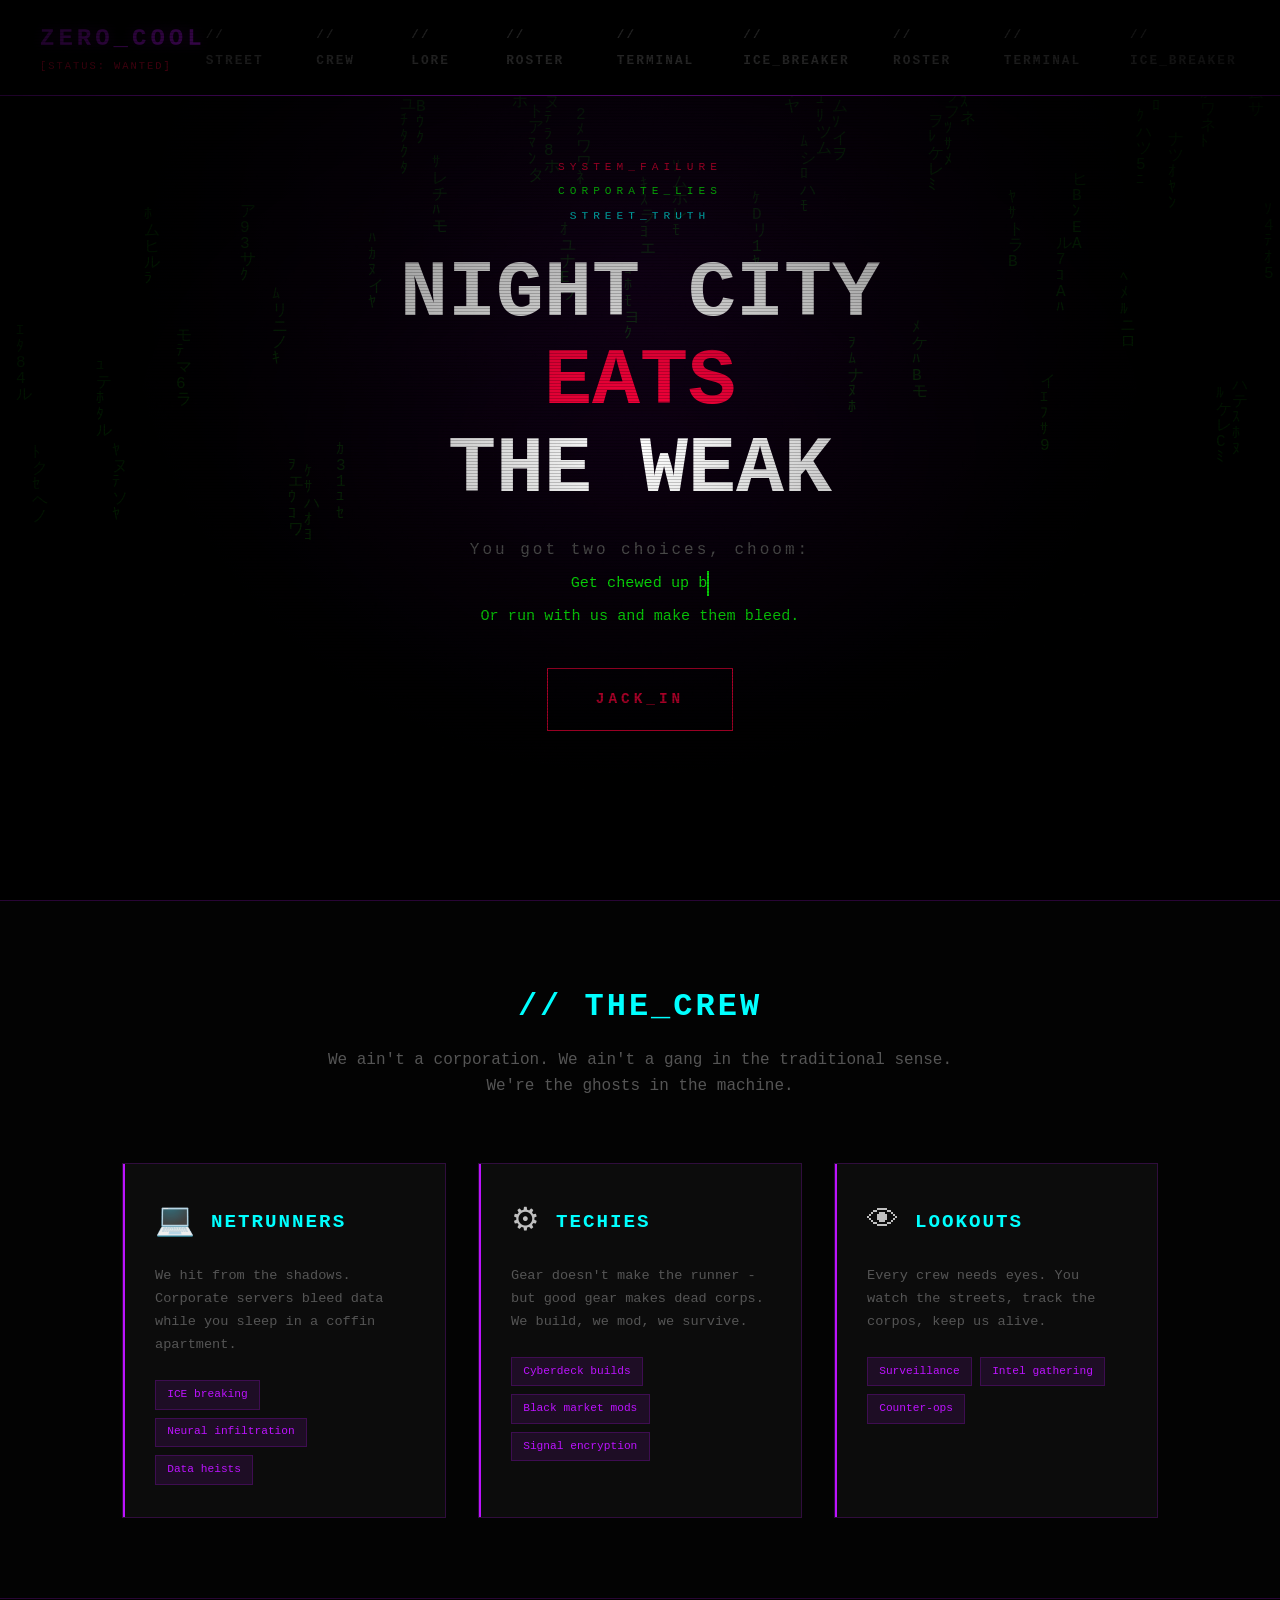
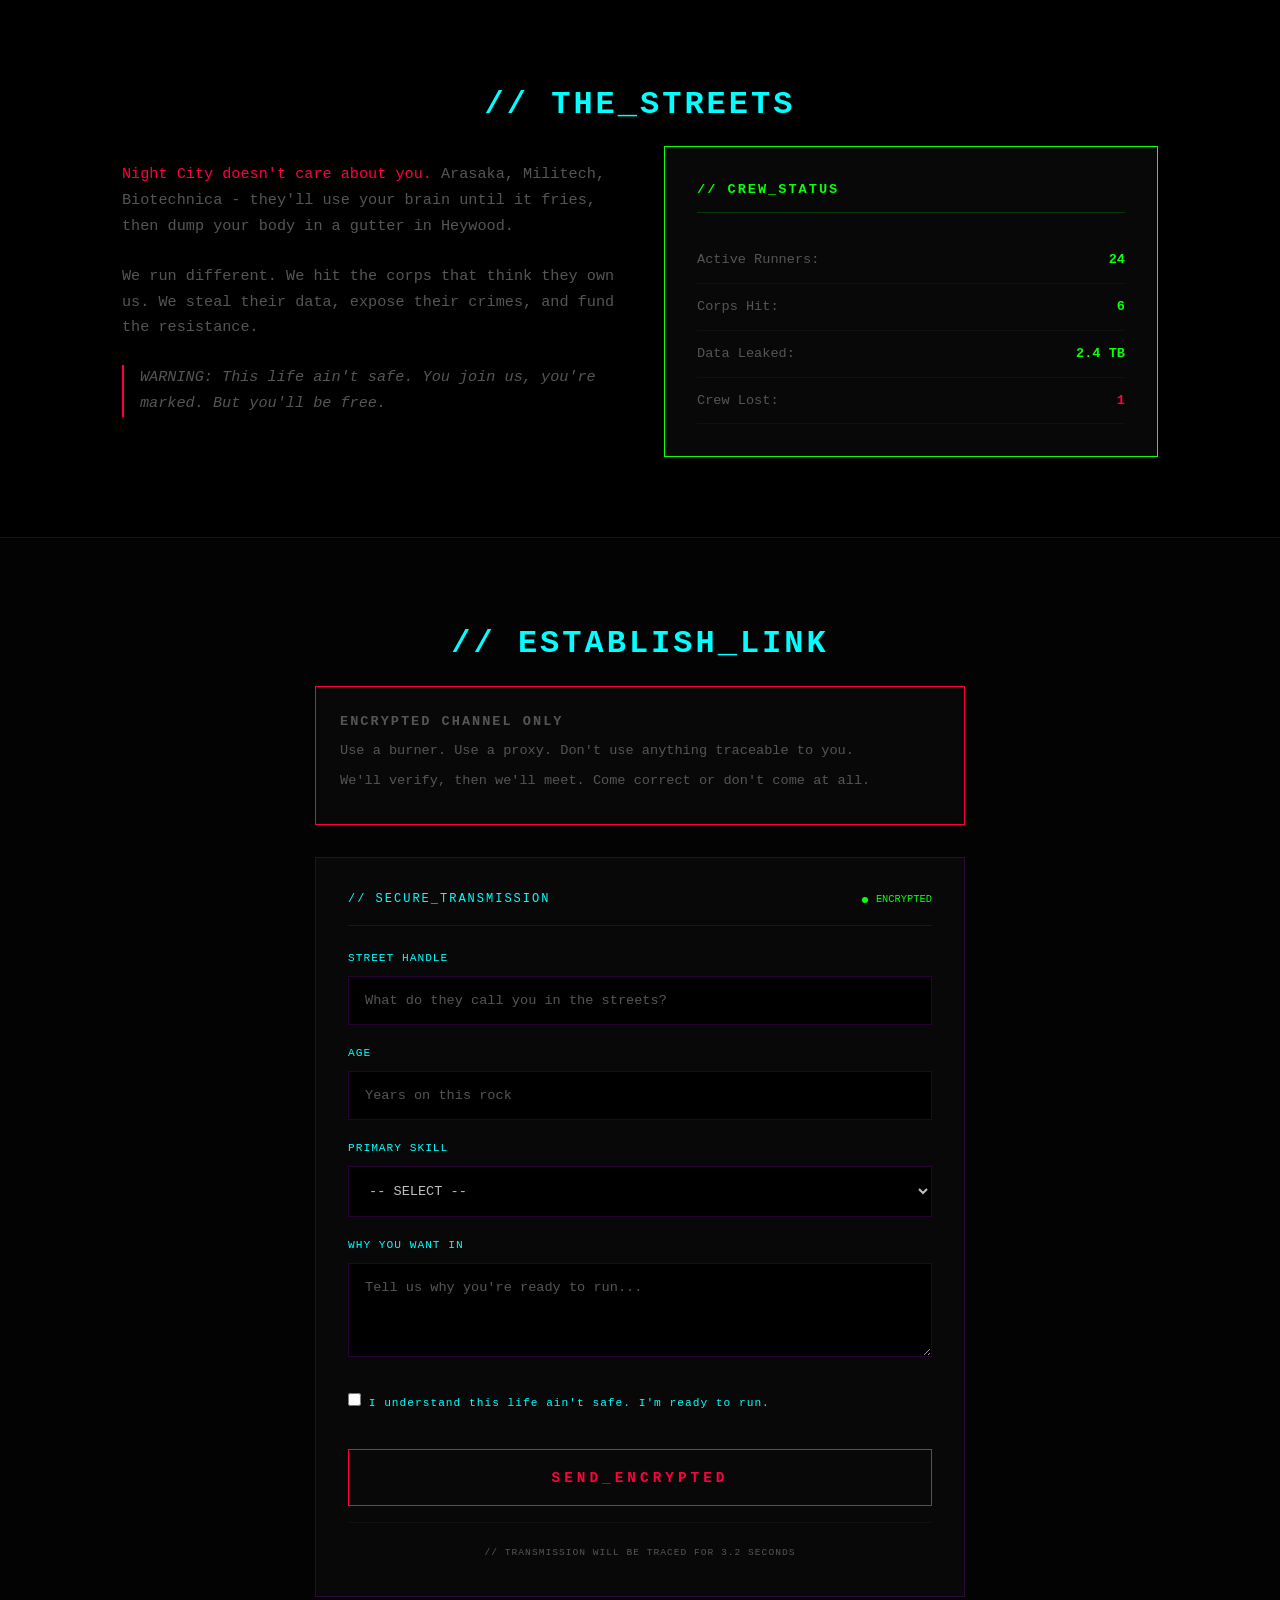
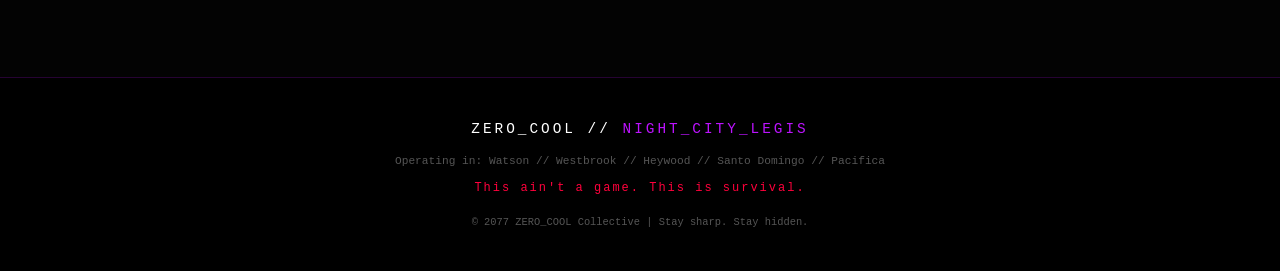
<file: index.html>
<!DOCTYPE html>
<html lang="en">
<head>
    <meta charset="UTF-8">
    <meta name="viewport" content="width=device-width, initial-scale=1.0">
    <title>ZERO_COOL // Night City Netrunners</title>
    <!-- Deployed via GitHub Actions -->
    <meta name="description" content="Join the resistance. Night City netrunner crew recruiting street kids.">
    <link rel="stylesheet" href="styles.css">
</head>
<body>
    <div class="scanlines"></div>
    <div class="vignette"></div>
    <div class="noise"></div>
    <div class="chromatic-aberration"></div>

    <nav class="navbar">
        <div class="logo">
            <span class="glitch" data-text="ZERO_COOL">ZERO_COOL</span>
            <span class="status">[STATUS: WANTED]</span>
        </div>
        <div class="nav-toggle" id="navToggle">
            <span></span>
            <span></span>
            <span></span>
        </div>
        <ul class="nav-links" id="navLinks">
            <li><a href="#street">// STREET</a></li>
            <li><a href="#crew">// CREW</a></li>
            <li><a href="lore.html">// LORE</a></li>
            <li><a href="roster.html">// ROSTER</a></li>
            <li><a href="terminal.html">// TERMINAL</a></li>
            <li><a href="hack-game.html">// ICE_BREAKER</a></li>
            <li><a href="roster.html">// ROSTER</a></li>
            <li><a href="terminal.html">// TERMINAL</a></li>
            <li><a href="hack-game.html">// ICE_BREAKER</a></li>
        </ul>
    </nav>

    <section id="street" class="hero">
        <div class="hero-overlay"></div>
        <div class="hero-content">
            <div class="corruption-text">
                <span class="corrupt-line">SYSTEM_FAILURE</span>
                <span class="corrupt-line">CORPORATE_LIES</span>
                <span class="corrupt-line">STREET_TRUTH</span>
            </div>
            <h1 class="hero-title">
                <span class="title-line" data-text="NIGHT CITY">NIGHT CITY</span>
                <span class="title-line accent" data-text="EATS">EATS</span>
                <span class="title-line" data-text="THE_WEAK">THE WEAK</span>
            </h1>
            <p class="hero-subtitle">You got two choices, choom:</p>
            <p class="hero-text typing-container">
                <span class="typeline">Get chewed up by the corps...</span>
                <span class="typeline delay">Or run with us and make them bleed.</span>
            </p>
            <a href="#link" class="btn-join">
                <span class="btn-text">JACK_IN</span>
                <span class="btn-particles"></span>
            </a>
        </div>
        <div class="terminal-bg" id="terminal"></div>
    </section>

    <section id="crew" class="crew">
        <div class="container">
            <h2 class="section-title">
                <span class="title-glitch" data-text="// THE_CREW">// THE_CREW</span>
            </h2>
            <p class="section-intro">We ain't a corporation. We ain't a gang in the traditional sense. We're the ghosts in the machine.</p>

            <div class="crew-grid">
                <div class="crew-card">
                    <div class="card-glitch"></div>
                    <div class="card-header">
                        <span class="role-icon">&#128187;</span>
                        <h3>NETRUNNERS</h3>
                    </div>
                    <p class="card-desc">We hit from the shadows. Corporate servers bleed data while you sleep in a coffin apartment.</p>
                    <ul class="card-skills">
                        <li>ICE breaking</li>
                        <li>Neural infiltration</li>
                        <li>Data heists</li>
                    </ul>
                </div>

                <div class="crew-card">
                    <div class="card-glitch"></div>
                    <div class="card-header">
                        <span class="role-icon">&#9881;</span>
                        <h3>TECHIES</h3>
                    </div>
                    <p class="card-desc">Gear doesn't make the runner - but good gear makes dead corps. We build, we mod, we survive.</p>
                    <ul class="card-skills">
                        <li>Cyberdeck builds</li>
                        <li>Black market mods</li>
                        <li>Signal encryption</li>
                    </ul>
                </div>

                <div class="crew-card">
                    <div class="card-glitch"></div>
                    <div class="card-header">
                        <span class="role-icon">&#128065;</span>
                        <h3>LOOKOUTS</h3>
                    </div>
                    <p class="card-desc">Every crew needs eyes. You watch the streets, track the corpos, keep us alive.</p>
                    <ul class="card-skills">
                        <li>Surveillance</li>
                        <li>Intel gathering</li>
                        <li>Counter-ops</li>
                    </ul>
                </div>
            </div>
        </div>
    </section>

    <section id="run" class="run">
        <div class="container">
            <h2 class="section-title">
                <span class="title-glitch" data-text="// THE_STREETS">// THE_STREETS</span>
            </h2>

            <div class="run-content">
                <div class="run-text">
                    <p><span class="highlight">Night City doesn't care about you.</span> Arasaka, Militech, Biotechnica - they'll use your brain until it fries, then dump your body in a gutter in Heywood.</p>
                    <p>We run different. We hit the corps that think they own us. We steal their data, expose their crimes, and fund the resistance.</p>
                    <p class="warning-text">WARNING: This life ain't safe. You join us, you're marked. But you'll be free.</p>
                </div>

                <div class="stats-board">
                    <h4>// CREW_STATUS</h4>
                    <div class="stat-row">
                        <span>Active Runners:</span>
                        <span class="stat-value" data-count="47">0</span>
                    </div>
                    <div class="stat-row">
                        <span>Corps Hit:</span>
                        <span class="stat-value" data-count="12">0</span>
                    </div>
                    <div class="stat-row">
                        <span>Data Leaked:</span>
                        <span class="stat-value">2.4 TB</span>
                    </div>
                    <div class="stat-row">
                        <span>Crew Lost:</span>
                        <span class="stat-value danger" data-count="3">0</span>
                    </div>
                </div>
            </div>
        </div>
    </section>

    <section id="link" class="link">
        <div class="container">
            <h2 class="section-title">
                <span class="title-glitch" data-text="// ESTABLISH_LINK">// ESTABLISH_LINK</span>
            </h2>

            <div class="link-wrapper">
                <div class="link-info">
                    <p class="link-warning">ENCRYPTED CHANNEL ONLY</p>
                    <p>Use a burner. Use a proxy. Don't use anything traceable to you.</p>
                    <p>We'll verify, then we'll meet. Come correct or don't come at all.</p>
                </div>

                <form class="contact-form" id="contactForm">
                    <div class="form-header">
                        <span>// SECURE_TRANSMISSION</span>
                        <div class="encryption-status">
                            <span class="status-dot"></span>
                            <span>ENCRYPTED</span>
                        </div>
                    </div>

                    <div class="form-group">
                        <label for="handle">STREET HANDLE</label>
                        <input type="text" id="handle" name="handle" placeholder="What do they call you in the streets?" autocomplete="off" required>
                        <div class="input-glitch"></div>
                    </div>

                    <div class="form-group">
                        <label for="age">AGE</label>
                        <input type="number" id="age" name="age" placeholder="Years on this rock" min="16" max="60" required>
                    </div>

                    <div class="form-group">
                        <label for="skill">PRIMARY SKILL</label>
                        <select id="skill" name="skill" required>
                            <option value="">-- SELECT --</option>
                            <option value="netrunning">Netrunning / Hacking</option>
                            <option value="tech">Tech / Engineering</option>
                            <option value="intel">Intel / Surveillance</option>
                            <option value="combat">Combat / Security</option>
                            <option value="other">Other (specify below)</option>
                        </select>
                    </div>

                    <div class="form-group">
                        <label for="message">WHY YOU WANT IN</label>
                        <textarea id="message" name="message" rows="4" placeholder="Tell us why you're ready to run..." required></textarea>
                    </div>

                    <div class="form-group checkbox-group">
                        <label class="checkbox-label">
                            <input type="checkbox" id="agree" name="agree" required>
                            <span>I understand this life ain't safe. I'm ready to run.</span>
                        </label>
                    </div>

                    <button type="submit" class="btn-join btn-submit">
                        <span class="btn-text">SEND_ENCRYPTED</span>
                        <span class="btn-particles"></span>
                    </button>

                    <div class="form-footer">
                        <span>// TRANSMISSION WILL BE TRACED FOR 3.2 SECONDS</span>
                    </div>
                </form>
            </div>
        </div>
    </section>

    <footer class="footer">
        <div class="footer-content">
            <p class="footer-tagline">ZERO_COOL // <span class="glitch-small" data-text="NIGHT_CITY_LEGIS">NIGHT_CITY_LEGIS</span></p>
            <p class="footer-location">Operating in: Watson // Westbrook // Heywood // Santo Domingo // Pacifica</p>
            <p class="footer-disclaimer">This ain't a game. This is survival.</p>
            <p class="footer-copyright">&copy; 2077 ZERO_COOL Collective | Stay sharp. Stay hidden.</p>
        </div>
    </footer>

    <div class="overlay-message" id="overlayMessage">
        <div class="message-content">
            <h2>// TRANSMISSION_RECEIVED</h2>
            <p>We'll find you if you're real. Stay safe, choom.</p>
            <button class="btn-join" onclick="closeOverlay()">ACKNOWLEDGE</button>
        </div>
    </div>

    <script src="script.js"></script>
</body>
</html>
</file>
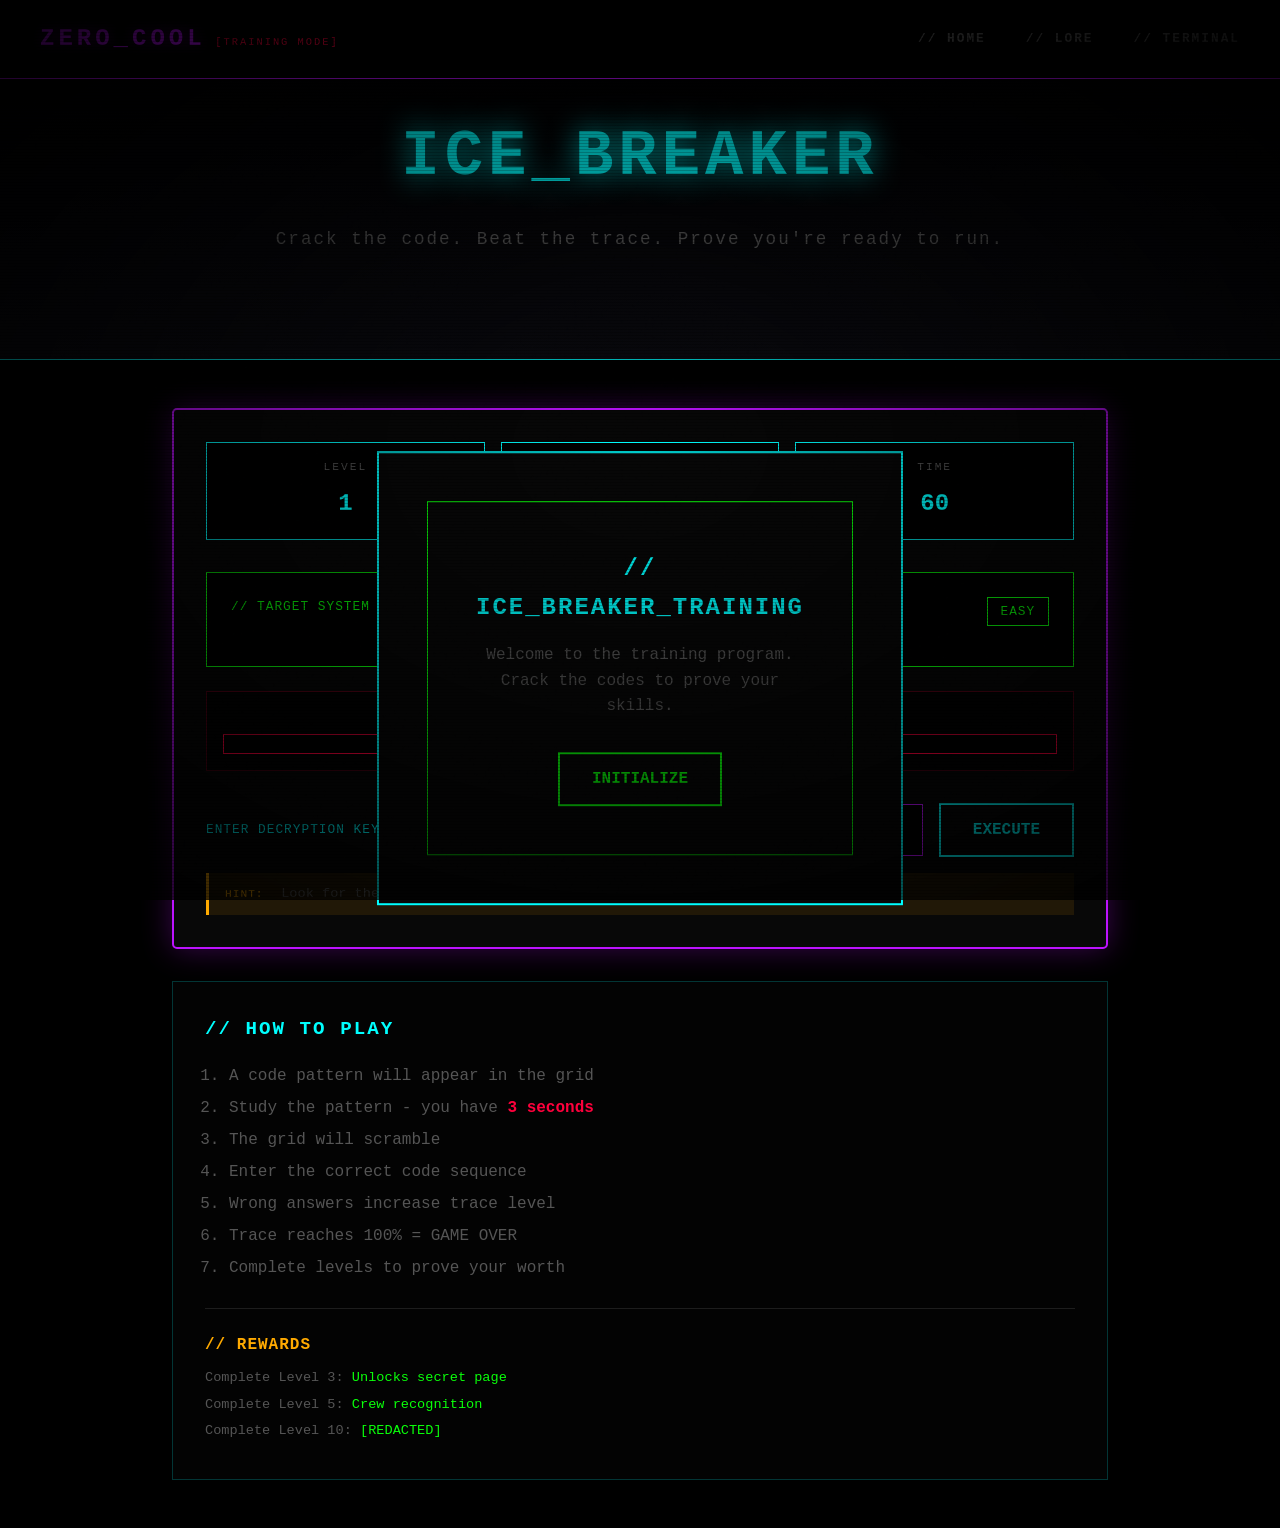
<file: hack-game.html>
<!DOCTYPE html>
<html lang="en">
<head>
    <meta charset="UTF-8">
    <meta name="viewport" content="width=device-width, initial-scale=1.0">
    <title>ZERO_COOL // ICE Breaker Training</title>
    <link rel="stylesheet" href="styles.css">
    <link rel="stylesheet" href="game-styles.css">
</head>
<body>
    <div class="scanlines"></div>
    <div class="vignette"></div>
    <div class="noise"></div>

    <nav class="navbar">
        <div class="logo">
            <a href="index.html" style="text-decoration: none;">
                <span class="glitch" data-text="ZERO_COOL">ZERO_COOL</span>
                <span class="status">[TRAINING MODE]</span>
            </a>
        </div>
        <ul class="nav-links">
            <li><a href="index.html">// HOME</a></li>
            <li><a href="lore.html">// LORE</a></li>
            <li><a href="terminal.html">// TERMINAL</a></li>
        </ul>
    </nav>

    <section class="game-hero">
        <div class="hero-content">
            <h1 class="game-title" data-text="ICE_BREAKER">ICE_BREAKER</h1>
            <p class="game-subtitle">Crack the code. Beat the trace. Prove you're ready to run.</p>
        </div>
    </section>

    <section class="game-container">
        <div class="game-wrapper">
            <div class="game-header">
                <div class="stat-box">
                    <span class="stat-label">LEVEL</span>
                    <span class="stat-value" id="levelDisplay">1</span>
                </div>
                <div class="stat-box">
                    <span class="stat-label">TRACE LEVEL</span>
                    <span class="stat-value trace" id="traceDisplay">0%</span>
                </div>
                <div class="stat-box">
                    <span class="stat-label">TIME</span>
                    <span class="stat-value" id="timeDisplay">60</span>
                </div>
            </div>

            <div class="game-area">
                <div class="ice-display">
                    <div class="ice-header">
                        <span>// TARGET SYSTEM</span>
                        <span class="ice-difficulty" id="difficultyDisplay">EASY</span>
                    </div>
                    <div class="code-grid" id="codeGrid">
                        <!-- Generated by JS -->
                    </div>
                </div>

                <div class="trace-bar-container">
                    <div class="trace-label">CORPO TRACE IN PROGRESS</div>
                    <div class="trace-bar">
                        <div class="trace-fill" id="traceFill"></div>
                    </div>
                    <div class="trace-warning" id="traceWarning">
                        ⚠️ THEY'RE TRACKING YOU ⚠️
                    </div>
                </div>
            </div>

            <div class="controls">
                <div class="input-row">
                    <label for="codeInput">ENTER DECRYPTION KEY:</label>
                    <input type="text" id="codeInput" placeholder="Enter the code sequence..." autocomplete="off">
                    <button class="btn-hack" id="hackBtn">
                        <span class="btn-text">EXECUTE</span>
                    </button>
                </div>
                <div class="hints" id="hintsDisplay">
                    <span class="hint-label">HINT:</span>
                    <span class="hint-text" id="hintText">Look for the pattern...</span>
                </div>
            </div>

            <div class="game-message" id="gameMessage">
                <div class="message-content">
                    <h2 id="messageTitle">// SYSTEM ACCESSED</h2>
                    <p id="messageText">Welcome to ICE Breaker training. Crack the codes to prove your skills.</p>
                    <button class="btn-start" id="startBtn">INITIALIZE</button>
                </div>
            </div>
        </div>

        <div class="game-info">
            <h3>// HOW TO PLAY</h3>
            <ol>
                <li>A code pattern will appear in the grid</li>
                <li>Study the pattern - you have <span class="highlight">3 seconds</span></li>
                <li>The grid will scramble</li>
                <li>Enter the correct code sequence</li>
                <li>Wrong answers increase trace level</li>
                <li>Trace reaches 100% = GAME OVER</li>
                <li>Complete levels to prove your worth</li>
            </ol>
            <div class="rewards">
                <h4>// REWARDS</h4>
                <p>Complete Level 3: <span class="reward">Unlocks secret page</span></p>
                <p>Complete Level 5: <span class="reward">Crew recognition</span></p>
                <p>Complete Level 10: <span class="reward">[REDACTED]</span></p>
            </div>
        </div>
    </section>

    <div class="overlay" id="overlay">
        <div class="overlay-content">
            <h2 id="overlayTitle">// TRACE COMPLETE</h2>
            <p id="overlayText">They found you. Better luck next time, choom.</p>
            <div class="overlay-stats" id="overlayStats"></div>
            <button class="btn-start" id="retryBtn">RUN AGAIN</button>
            <button class="btn-secondary" id="closeOverlay">RETURN TO STREET</button>
        </div>
    </div>

    <script src="hack-game.js"></script>
</body>
</html>
</file>
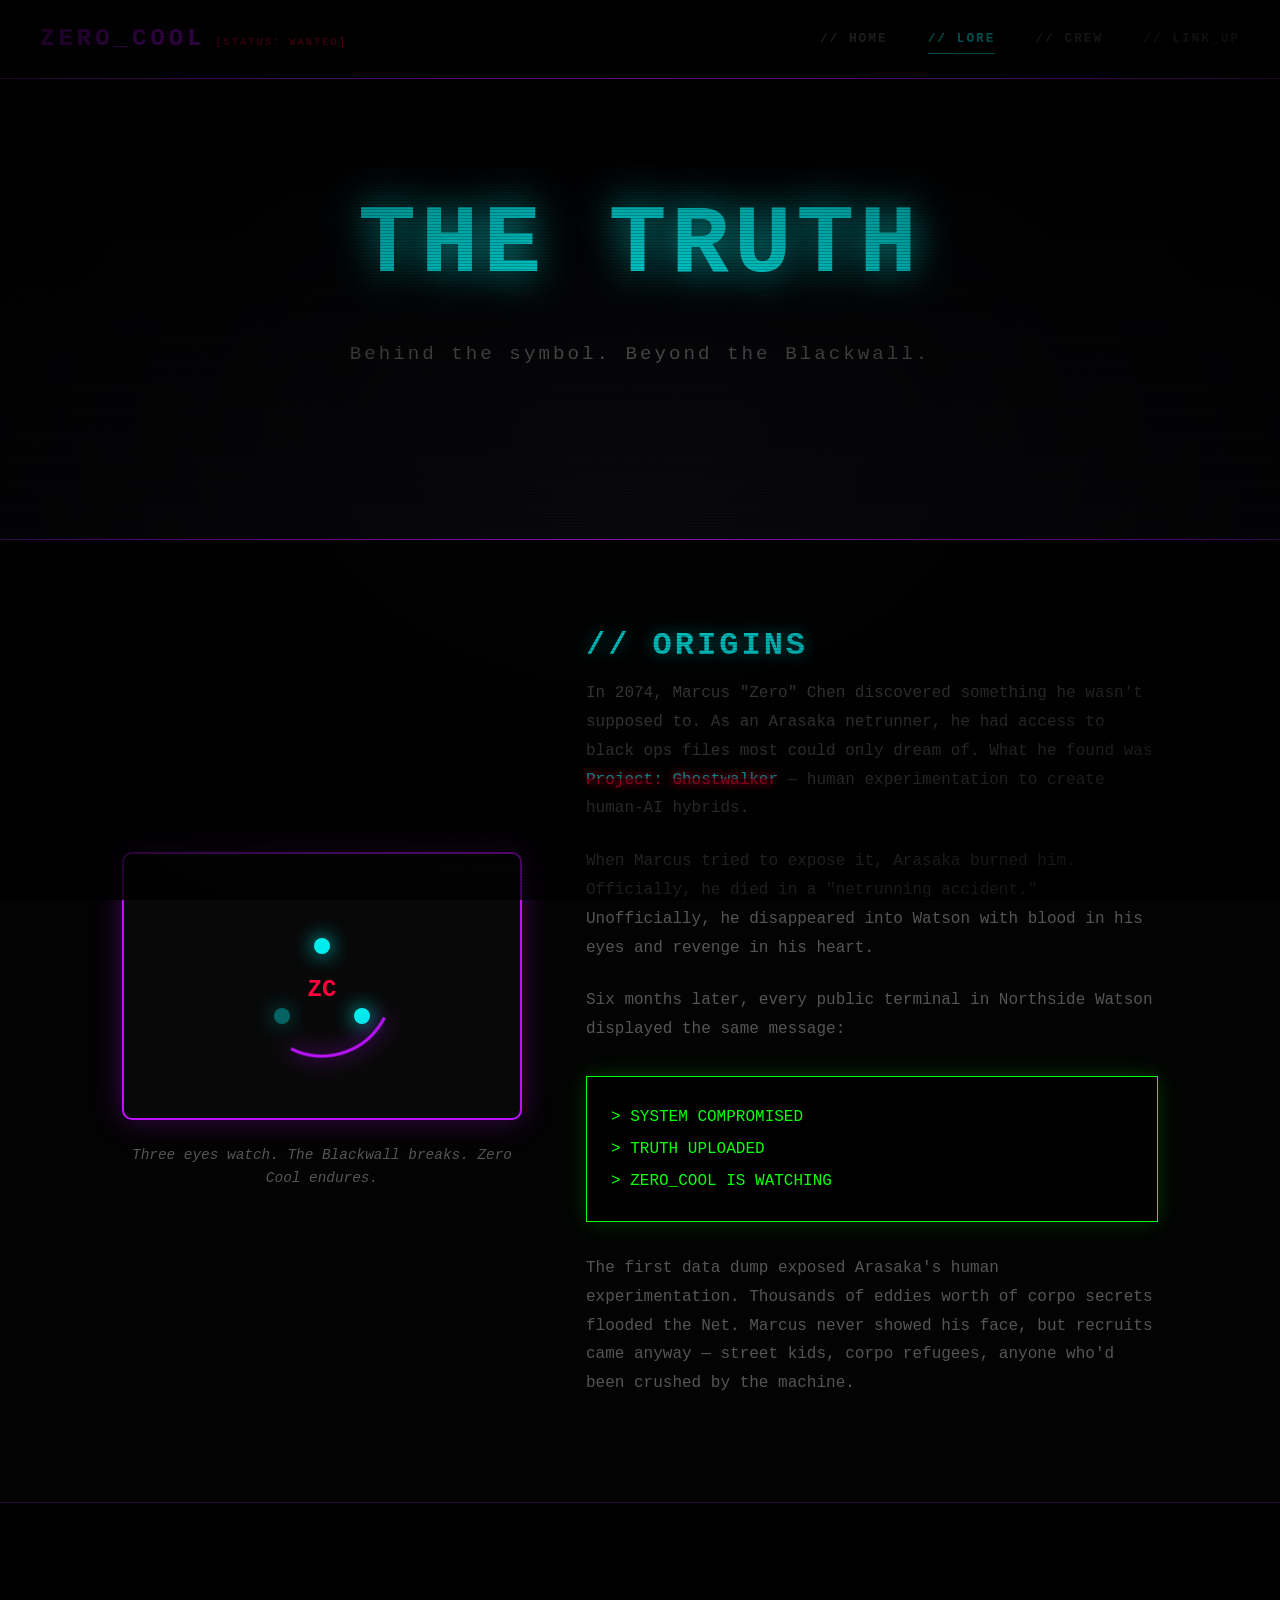
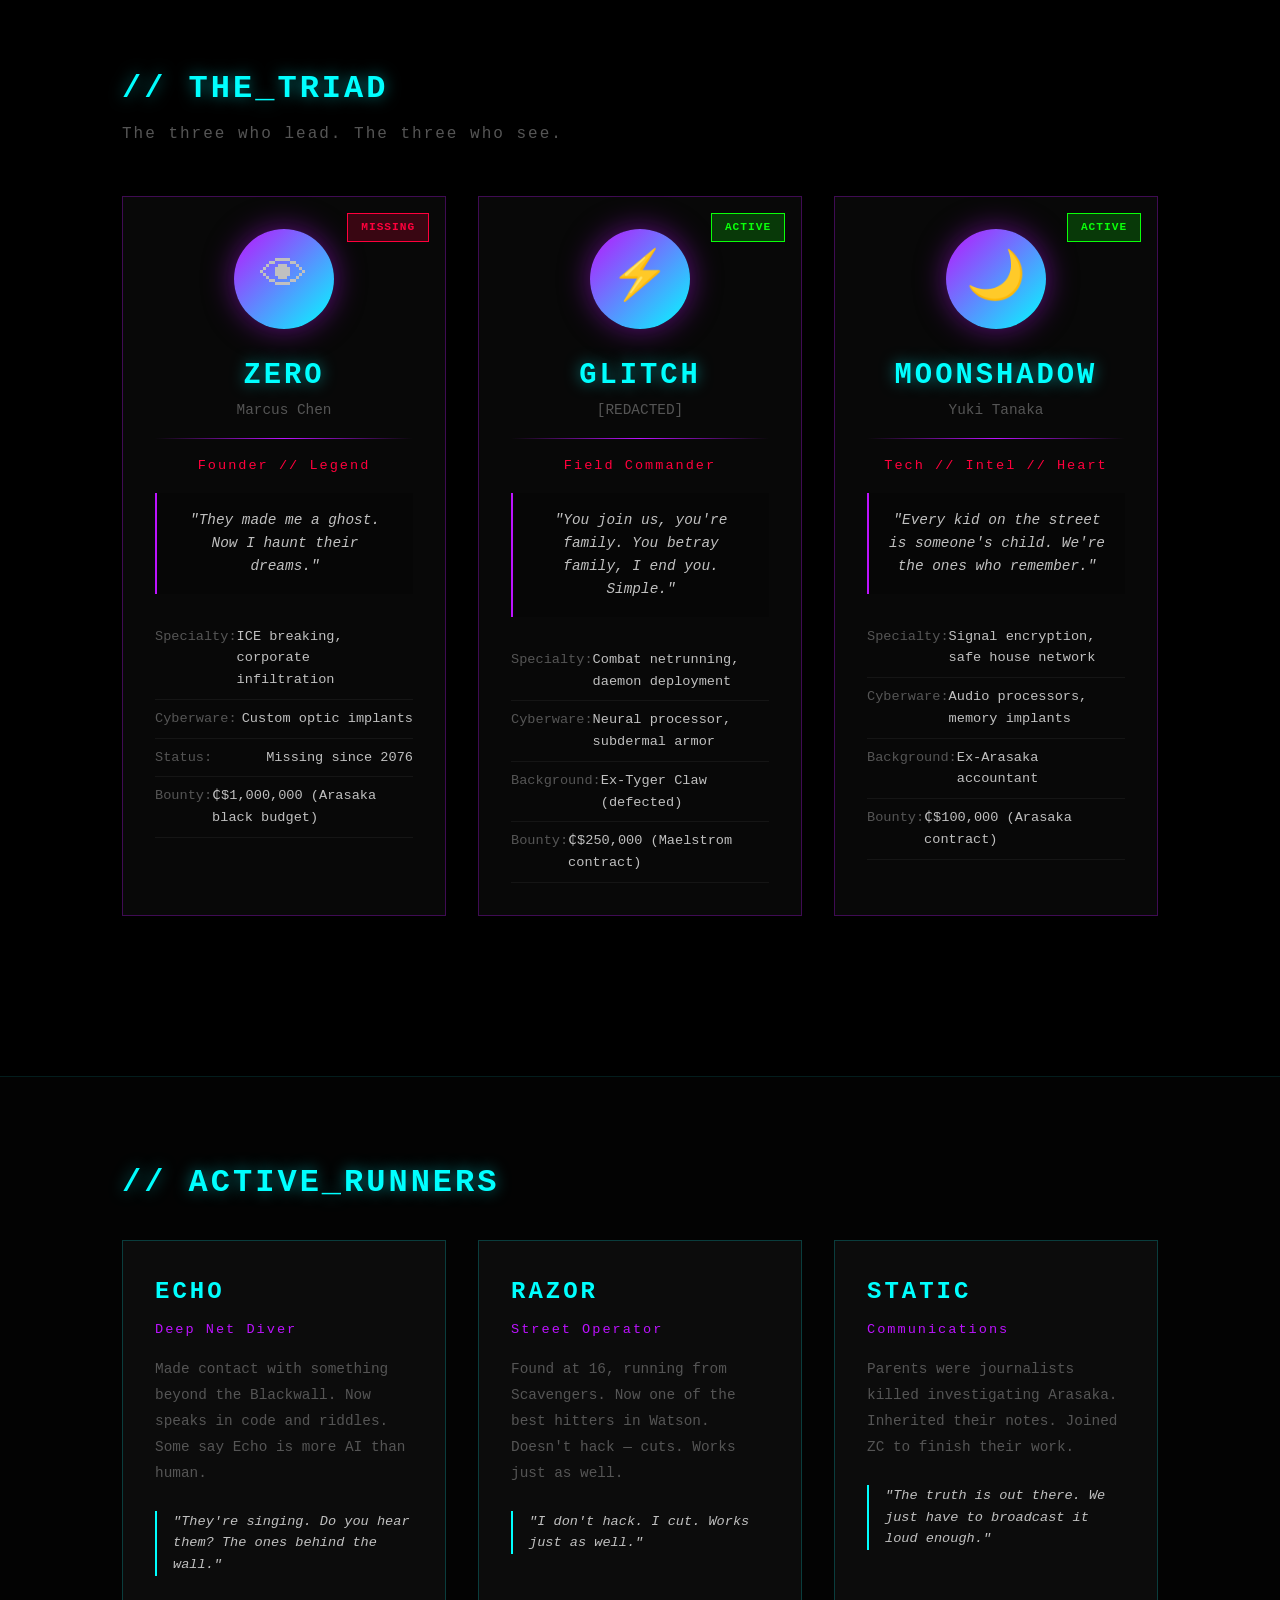
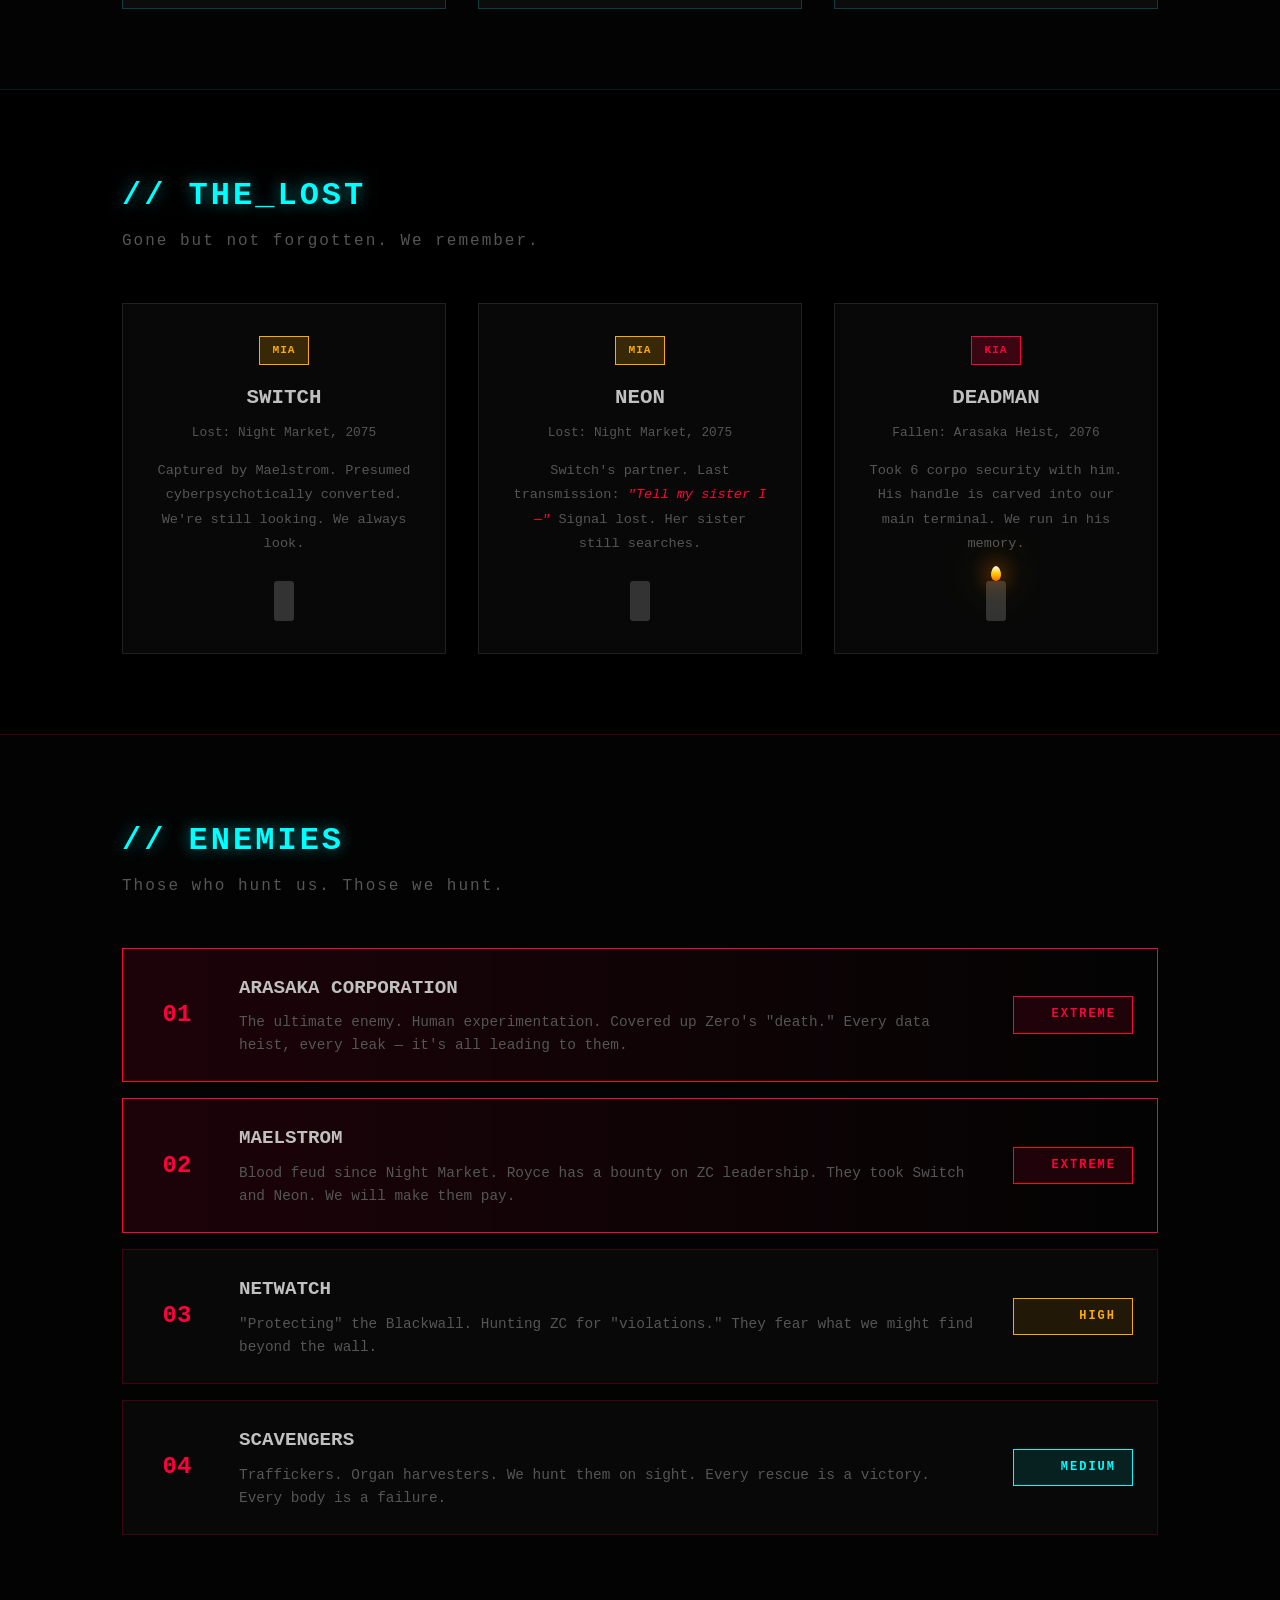
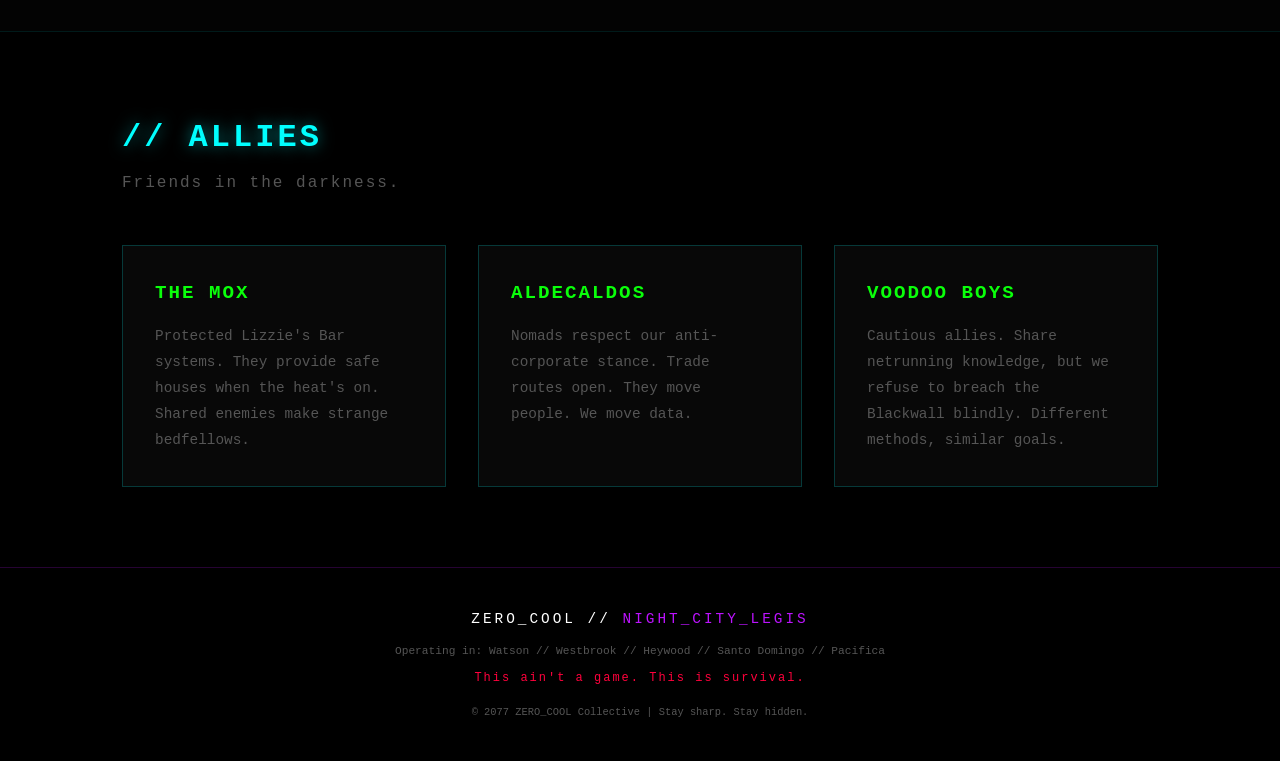
<file: lore.html>
<!DOCTYPE html>
<html lang="en">
<head>
    <meta charset="UTF-8">
    <meta name="viewport" content="width=device-width, initial-scale=1.0">
    <title>ZERO_COOL // Crew Lore</title>
    <link rel="stylesheet" href="styles.css">
    <link rel="stylesheet" href="lore-styles.css">
</head>
<body>
    <div class="scanlines"></div>
    <div class="vignette"></div>
    <div class="noise"></div>

    <nav class="navbar">
        <div class="logo">
            <a href="index.html" style="text-decoration: none;">
                <span class="glitch" data-text="ZERO_COOL">ZERO_COOL</span>
                <span class="status">[STATUS: WANTED]</span>
            </a>
        </div>
        <div class="nav-toggle" id="navToggle">
            <span></span>
            <span></span>
            <span></span>
        </div>
        <ul class="nav-links" id="navLinks">
            <li><a href="index.html">// HOME</a></li>
            <li><a href="lore.html" class="active">// LORE</a></li>
            <li><a href="index.html#crew">// CREW</a></li>
            <li><a href="index.html#link">// LINK_UP</a></li>
        </ul>
    </nav>

    <section class="lore-hero">
        <div class="hero-content">
            <h1 class="lore-title" data-text="THE_TRUTH">THE TRUTH</h1>
            <p class="lore-subtitle">Behind the symbol. Beyond the Blackwall.</p>
        </div>
    </section>

    <section class="origin-section">
        <div class="container">
            <div class="origin-grid">
                <div class="origin-symbol">
                    <div class="symbol-display">
                        <svg viewBox="0 0 200 200" class="zc-symbol">
                            <!-- Three eyes triangle -->
                            <circle cx="100" cy="60" r="8" fill="#00ffff" class="eye eye-1">
                                <animate attributeName="opacity" values="1;0.3;1" dur="2s" repeatCount="indefinite"/>
                            </circle>
                            <circle cx="60" cy="130" r="8" fill="#00ffff" class="eye eye-2">
                                <animate attributeName="opacity" values="0.3;1;0.3" dur="2s" repeatCount="indefinite"/>
                            </circle>
                            <circle cx="140" cy="130" r="8" fill="#00ffff" class="eye eye-3">
                                <animate attributeName="opacity" values="1;0.3;1" dur="2s" repeatCount="indefinite"/>
                            </circle>
                            <!-- Broken circle (Blackwall) -->
                            <circle cx="100" cy="100" r="70" fill="none" stroke="#bc13fe" stroke-width="3"
                                    stroke-dasharray="100 330" class="blackwall-ring">
                                <animateTransform attributeName="transform" type="rotate" from="0 100 100" to="360 100 100" dur="20s" repeatCount="indefinite"/>
                            </circle>
                            <!-- ZC insignia -->
                            <text x="100" y="110" text-anchor="middle" fill="#ff003c" font-size="24" font-family="monospace" font-weight="bold">ZC</text>
                        </svg>
                    </div>
                    <p class="symbol-meaning">Three eyes watch. The Blackwall breaks. Zero Cool endures.</p>
                </div>

                <div class="origin-story">
                    <h2 class="section-header">// ORIGINS</h2>
                    <div class="story-content">
                        <p class="highlight-first">
                            In 2074, Marcus "Zero" Chen discovered something he wasn't supposed to.
                            As an Arasaka netrunner, he had access to black ops files most could only dream of.
                            What he found was <span class="glitch-text" data-text="Project: Ghostwalker">Project: Ghostwalker</span> —
                            human experimentation to create human-AI hybrids.
                        </p>
                        <p>
                            When Marcus tried to expose it, Arasaka burned him. Officially, he died in a "netrunning accident."
                            Unofficially, he disappeared into Watson with blood in his eyes and revenge in his heart.
                        </p>
                        <p>
                            Six months later, every public terminal in Northside Watson displayed the same message:
                        </p>
                        <div class="terminal-message">
                            > SYSTEM COMPROMISED<br>
                            > TRUTH UPLOADED<br>
                            > ZERO_COOL IS WATCHING
                        </div>
                        <p>
                            The first data dump exposed Arasaka's human experimentation. Thousands of eddies worth of
                            corpo secrets flooded the Net. Marcus never showed his face, but recruits came anyway —
                            street kids, corpo refugees, anyone who'd been crushed by the machine.
                        </p>
                    </div>
                </div>
            </div>
        </div>
    </section>

    <section class="triad-section">
        <div class="container">
            <h2 class="section-header">// THE_TRIAD</h2>
            <p class="section-subtitle">The three who lead. The three who see.</p>

            <div class="triad-grid">
                <div class="triad-card zero-card">
                    <div class="card-status status-missing">MISSING</div>
                    <div class="card-avatar">
                        <div class="avatar-placeholder">
                            <span class="avatar-icon">&#128065;</span>
                        </div>
                    </div>
                    <h3 class="card-name">ZERO</h3>
                    <p class="card-real">Marcus Chen</p>
                    <div class="card-divider"></div>
                    <p class="card-role">Founder // Legend</p>
                    <p class="card-quote">"They made me a ghost. Now I haunt their dreams."</p>
                    <ul class="card-details">
                        <li><span class="label">Specialty:</span> ICE breaking, corporate infiltration</li>
                        <li><span class="label">Cyberware:</span> Custom optic implants</li>
                        <li><span class="label">Status:</span> Missing since 2076</li>
                        <li><span class="label">Bounty:</span> ₵$1,000,000 (Arasaka black budget)</li>
                    </ul>
                </div>

                <div class="triad-card glitch-card">
                    <div class="card-status status-active">ACTIVE</div>
                    <div class="card-avatar">
                        <div class="avatar-placeholder">
                            <span class="avatar-icon">&#9889;</span>
                        </div>
                    </div>
                    <h3 class="card-name">GLITCH</h3>
                    <p class="card-real">[REDACTED]</p>
                    <div class="card-divider"></div>
                    <p class="card-role">Field Commander</p>
                    <p class="card-quote">"You join us, you're family. You betray family, I end you. Simple."</p>
                    <ul class="card-details">
                        <li><span class="label">Specialty:</span> Combat netrunning, daemon deployment</li>
                        <li><span class="label">Cyberware:</span> Neural processor, subdermal armor</li>
                        <li><span class="label">Background:</span> Ex-Tyger Claw (defected)</li>
                        <li><span class="label">Bounty:</span> ₵$250,000 (Maelstrom contract)</li>
                    </ul>
                </div>

                <div class="triad-card moon-card">
                    <div class="card-status status-active">ACTIVE</div>
                    <div class="card-avatar">
                        <div class="avatar-placeholder">
                            <span class="avatar-icon">&#127769;</span>
                        </div>
                    </div>
                    <h3 class="card-name">MOONSHADOW</h3>
                    <p class="card-real">Yuki Tanaka</p>
                    <div class="card-divider"></div>
                    <p class="card-role">Tech // Intel // Heart</p>
                    <p class="card-quote">"Every kid on the street is someone's child. We're the ones who remember."</p>
                    <ul class="card-details">
                        <li><span class="label">Specialty:</span> Signal encryption, safe house network</li>
                        <li><span class="label">Cyberware:</span> Audio processors, memory implants</li>
                        <li><span class="label">Background:</span> Ex-Arasaka accountant</li>
                        <li><span class="label">Bounty:</span> ₵$100,000 (Arasaka contract)</li>
                    </ul>
                </div>
            </div>
        </div>
    </section>

    <section class="members-section">
        <div class="container">
            <h2 class="section-header">// ACTIVE_RUNNERS</h2>

            <div class="members-grid">
                <div class="member-card">
                    <div class="member-handle">ECHO</div>
                    <div class="member-role">Deep Net Diver</div>
                    <div class="member-desc">
                        Made contact with something beyond the Blackwall.
                        Now speaks in code and riddles. Some say Echo is more AI than human.
                    </div>
                    <div class="member-quote">"They're singing. Do you hear them? The ones behind the wall."</div>
                </div>

                <div class="member-card">
                    <div class="member-handle">RAZOR</div>
                    <div class="member-role">Street Operator</div>
                    <div class="member-desc">
                        Found at 16, running from Scavengers. Now one of the best hitters in Watson.
                        Doesn't hack — cuts. Works just as well.
                    </div>
                    <div class="member-quote">"I don't hack. I cut. Works just as well."</div>
                </div>

                <div class="member-card">
                    <div class="member-handle">STATIC</div>
                    <div class="member-role">Communications</div>
                    <div class="member-desc">
                        Parents were journalists killed investigating Arasaka.
                        Inherited their notes. Joined ZC to finish their work.
                    </div>
                    <div class="member-quote">"The truth is out there. We just have to broadcast it loud enough."</div>
                </div>
            </div>
        </div>
    </section>

    <section class="lost-section">
        <div class="container">
            <h2 class="section-header">// THE_LOST</h2>
            <p class="section-subtitle">Gone but not forgotten. We remember.</p>

            <div class="memorial-wall">
                <div class="memorial-card">
                    <div class="memorial-status status-mia">MIA</div>
                    <h3>SWITCH</h3>
                    <p class="memorial-date">Lost: Night Market, 2075</p>
                    <p class="memorial-text">
                        Captured by Maelstrom. Presumed cyberpsychotically converted.
                        We're still looking. We always look.
                    </p>
                    <div class="memorial-candle"></div>
                </div>

                <div class="memorial-card">
                    <div class="memorial-status status-mia">MIA</div>
                    <h3>NEON</h3>
                    <p class="memorial-date">Lost: Night Market, 2075</p>
                    <p class="memorial-text">
                        Switch's partner. Last transmission: <em>"Tell my sister I—"</em>
                        Signal lost. Her sister still searches.
                    </p>
                    <div class="memorial-candle"></div>
                </div>

                <div class="memorial-card">
                    <div class="memorial-status status-kia">KIA</div>
                    <h3>DEADMAN</h3>
                    <p class="memorial-date">Fallen: Arasaka Heist, 2076</p>
                    <p class="memorial-text">
                        Took 6 corpo security with him. His handle is carved
                        into our main terminal. We run in his memory.
                    </p>
                    <div class="memorial-candle lit"></div>
                </div>
            </div>
        </div>
    </section>

    <section class="enemies-section">
        <div class="container">
            <h2 class="section-header">// ENEMIES</h2>
            <p class="section-subtitle">Those who hunt us. Those we hunt.</p>

            <div class="enemies-list">
                <div class="enemy-row priority">
                    <div class="enemy-rank">01</div>
                    <div class="enemy-info">
                        <h3>ARASAKA CORPORATION</h3>
                        <p>The ultimate enemy. Human experimentation. Covered up Zero's "death."
                           Every data heist, every leak — it's all leading to them.</p>
                    </div>
                    <div class="enemy-threat threat-extreme">EXTREME</div>
                </div>

                <div class="enemy-row priority">
                    <div class="enemy-rank">02</div>
                    <div class="enemy-info">
                        <h3>MAELSTROM</h3>
                        <p>Blood feud since Night Market. Royce has a bounty on ZC leadership.
                           They took Switch and Neon. We will make them pay.</p>
                    </div>
                    <div class="enemy-threat threat-extreme">EXTREME</div>
                </div>

                <div class="enemy-row">
                    <div class="enemy-rank">03</div>
                    <div class="enemy-info">
                        <h3>NETWATCH</h3>
                        <p>"Protecting" the Blackwall. Hunting ZC for "violations."
                           They fear what we might find beyond the wall.</p>
                    </div>
                    <div class="enemy-threat threat-high">HIGH</div>
                </div>

                <div class="enemy-row">
                    <div class="enemy-rank">04</div>
                    <div class="enemy-info">
                        <h3>SCAVENGERS</h3>
                        <p>Traffickers. Organ harvesters. We hunt them on sight.
                           Every rescue is a victory. Every body is a failure.</p>
                    </div>
                    <div class="enemy-threat threat-medium">MEDIUM</div>
                </div>
            </div>
        </div>
    </section>

    <section class="allies-section">
        <div class="container">
            <h2 class="section-header">// ALLIES</h2>
            <p class="section-subtitle">Friends in the darkness.</p>

            <div class="allies-grid">
                <div class="ally-card">
                    <h3>THE MOX</h3>
                    <p>Protected Lizzie's Bar systems. They provide safe houses when the heat's on.
                       Shared enemies make strange bedfellows.</p>
                </div>
                <div class="ally-card">
                    <h3>ALDECALDOS</h3>
                    <p>Nomads respect our anti-corporate stance. Trade routes open.
                       They move people. We move data.</p>
                </div>
                <div class="ally-card">
                    <h3>VOODOO BOYS</h3>
                    <p>Cautious allies. Share netrunning knowledge, but we refuse to breach
                       the Blackwall blindly. Different methods, similar goals.</p>
                </div>
            </div>
        </div>
    </section>

    <footer class="footer">
        <div class="footer-content">
            <p class="footer-tagline">ZERO_COOL // <span class="glitch-small" data-text="NIGHT_CITY_LEGIS">NIGHT_CITY_LEGIS</span></p>
            <p class="footer-location">Operating in: Watson // Westbrook // Heywood // Santo Domingo // Pacifica</p>
            <p class="footer-disclaimer">This ain't a game. This is survival.</p>
            <p class="footer-copyright">&copy; 2077 ZERO_COOL Collective | Stay sharp. Stay hidden.</p>
        </div>
    </footer>

    <script src="script.js"></script>
    <script src="lore-script.js"></script>
</body>
</html>
</file>
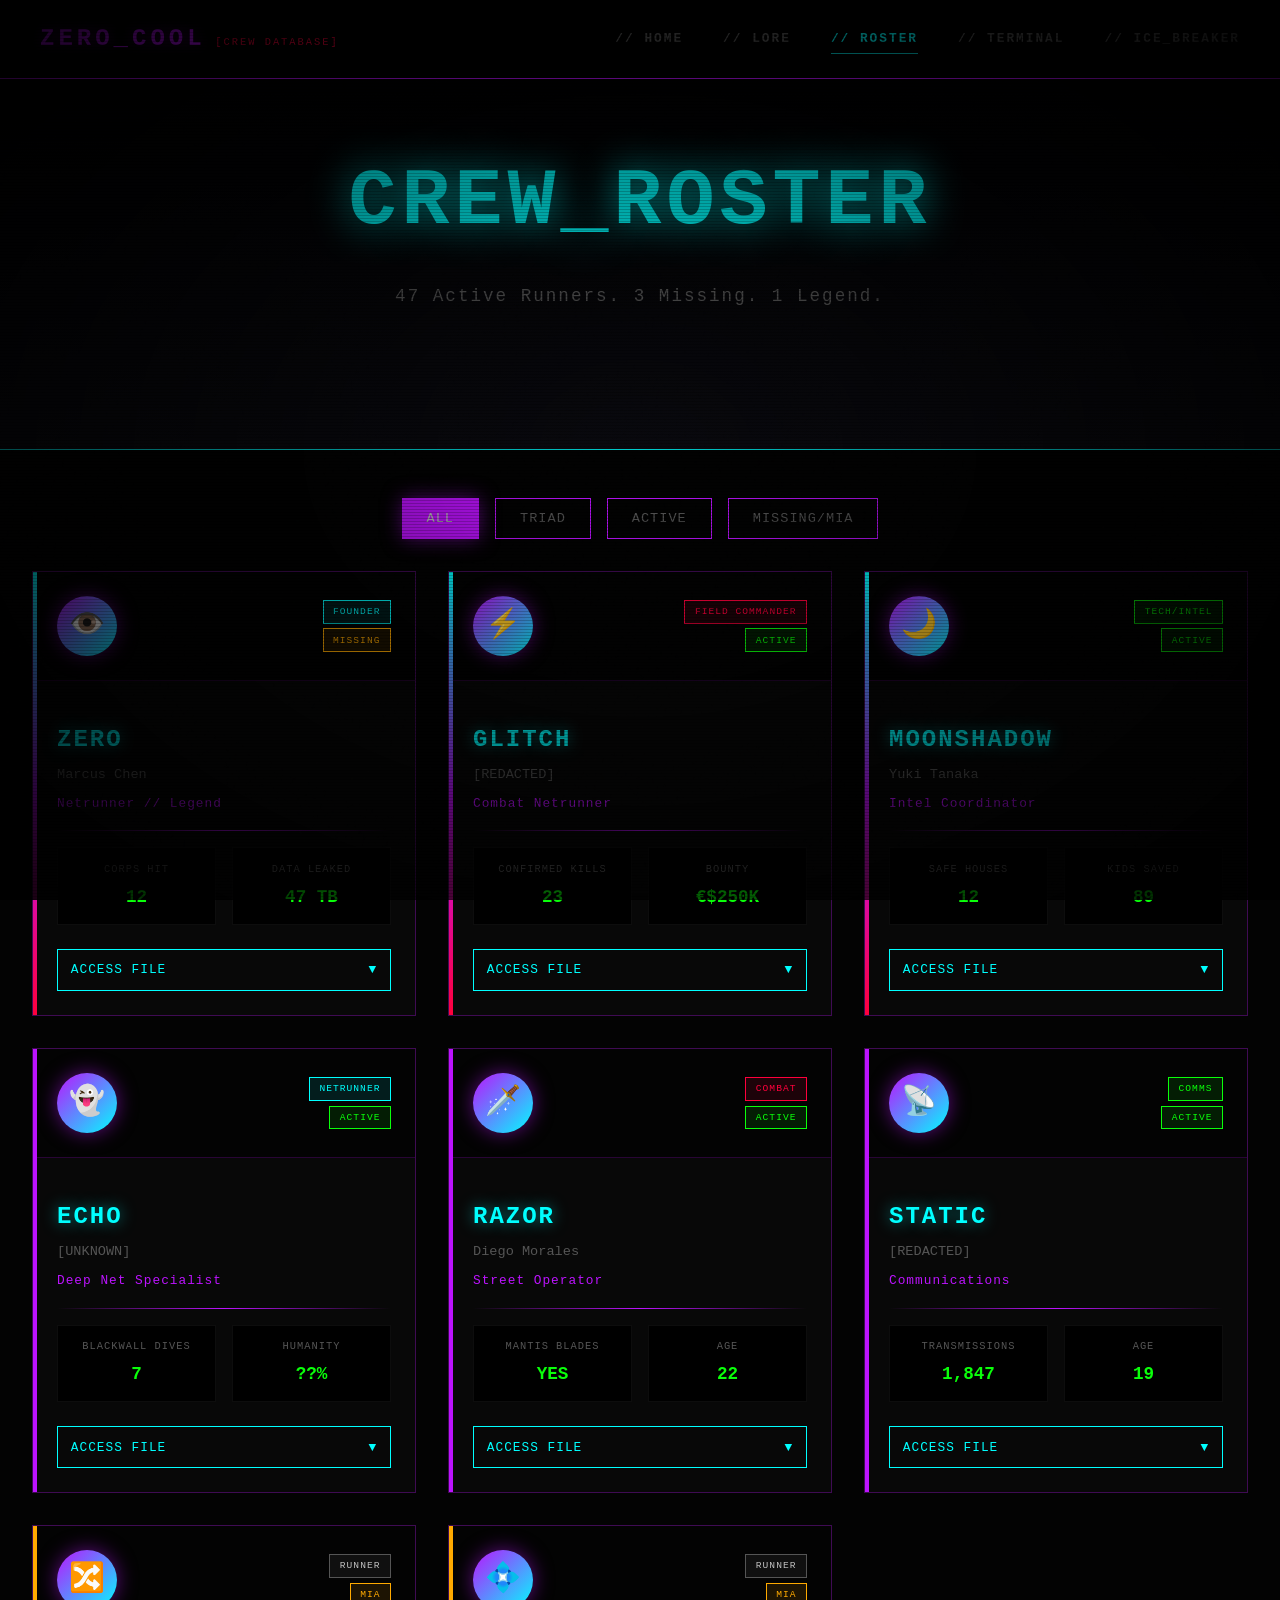
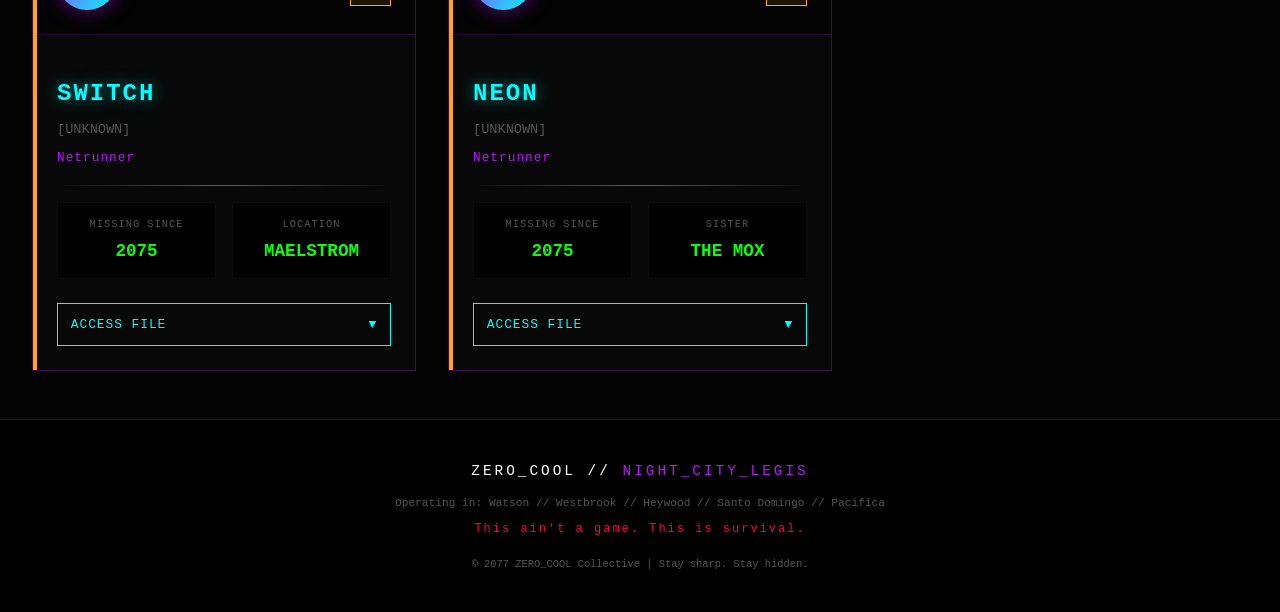
<file: roster.html>
<!DOCTYPE html>
<html lang="en">
<head>
    <meta charset="UTF-8">
    <meta name="viewport" content="width=device-width, initial-scale=1.0">
    <title>ZERO_COOL // Crew Roster</title>
    <link rel="stylesheet" href="styles.css">
    <link rel="stylesheet" href="roster-styles.css">
</head>
<body>
    <div class="scanlines"></div>
    <div class="vignette"></div>
    <div class="noise"></div>

    <nav class="navbar">
        <div class="logo">
            <a href="index.html" style="text-decoration: none;">
                <span class="glitch" data-text="ZERO_COOL">ZERO_COOL</span>
                <span class="status">[CREW DATABASE]</span>
            </a>
        </div>
        <div class="nav-toggle" id="navToggle">
            <span></span>
            <span></span>
            <span></span>
        </div>
        <ul class="nav-links" id="navLinks">
            <li><a href="index.html">// HOME</a></li>
            <li><a href="lore.html">// LORE</a></li>
            <li><a href="roster.html" class="active">// ROSTER</a></li>
            <li><a href="terminal.html">// TERMINAL</a></li>
            <li><a href="hack-game.html">// ICE_BREAKER</a></li>
        </ul>
    </nav>

    <section class="roster-hero">
        <div class="hero-content">
            <h1 class="roster-title" data-text="CREW_ROSTER">CREW_ROSTER</h1>
            <p class="roster-subtitle">47 Active Runners. 3 Missing. 1 Legend.</p>
        </div>
    </section>

    <section class="roster-section">
        <div class="container">
            <div class="roster-filters">
                <button class="filter-btn active" data-filter="all">ALL</button>
                <button class="filter-btn" data-filter="triad">TRIAD</button>
                <button class="filter-btn" data-filter="active">ACTIVE</button>
                <button class="filter-btn" data-filter="missing">MISSING/MIA</button>
            </div>

            <div class="roster-grid" id="rosterGrid">
                <!-- Triad -->
                <div class="roster-card triad" data-category="triad missing">
                    <div class="card-header">
                        <div class="avatar">
                            <span class="avatar-icon">👁️</span>
                        </div>
                        <div class="card-badges">
                            <span class="badge founder">FOUNDER</span>
                            <span class="badge status-missing">MISSING</span>
                        </div>
                    </div>
                    <div class="card-body">
                        <h3 class="runner-name">ZERO</h3>
                        <p class="runner-real">Marcus Chen</p>
                        <p class="runner-role">Netrunner // Legend</p>
                        <div class="card-divider"></div>
                        <div class="stats-grid">
                            <div class="stat">
                                <span class="stat-label">CORPS HIT</span>
                                <span class="stat-value">12</span>
                            </div>
                            <div class="stat">
                                <span class="stat-label">DATA LEAKED</span>
                                <span class="stat-value">47 TB</span>
                            </div>
                        </div>
                        <button class="expand-btn" onclick="toggleProfile(this)">
                            <span>ACCESS FILE</span>
                            <span class="arrow">▼</span>
                        </button>
                        <div class="expanded-content">
                            <p class="bio">
                                Founded ZERO_COOL in 2074 after discovering Arasaka's Project: Ghostwalker.
                                Disappeared in late 2076 under mysterious circumstances. Some say he's merged
                                with an AI beyond the Blackwall. Others say he's planning the ultimate strike.
                            </p>
                            <div class="cyberware-list">
                                <h4>CYBERWARE:</h4>
                                <ul>
                                    <li>Kiroshi "Ghost" Optics (Custom)</li>
                                    <li>Neural Link Processor (Arasaka Black ICE)</li>
                                    <li>Subdermal Data Ports (Encrypted)</li>
                                </ul>
                            </div>
                            <p class="quote">"They made me a ghost. Now I haunt their dreams."</p>
                            <p class="last-seen"><strong>LAST SEEN:</strong> Arasaka Tower, Floor 147+ (Unconfirmed)</p>
                        </div>
                    </div>
                </div>

                <div class="roster-card triad" data-category="triad active">
                    <div class="card-header">
                        <div class="avatar">
                            <span class="avatar-icon">⚡</span>
                        </div>
                        <div class="card-badges">
                            <span class="badge leader">FIELD COMMANDER</span>
                            <span class="badge status-active">ACTIVE</span>
                        </div>
                    </div>
                    <div class="card-body">
                        <h3 class="runner-name">GLITCH</h3>
                        <p class="runner-real">[REDACTED]</p>
                        <p class="runner-role">Combat Netrunner</p>
                        <div class="card-divider"></div>
                        <div class="stats-grid">
                            <div class="stat">
                                <span class="stat-label">CONFIRMED KILLS</span>
                                <span class="stat-value">23</span>
                            </div>
                            <div class="stat">
                                <span class="stat-label">BOUNTY</span>
                                <span class="stat-value">€$250K</span>
                            </div>
                        </div>
                        <button class="expand-btn" onclick="toggleProfile(this)">
                            <span>ACCESS FILE</span>
                            <span class="arrow">▼</span>
                        </button>
                        <div class="expanded-content">
                            <p class="bio">
                                Ex-Tyger Claw defector. Killed three of her old crew when they tried to force
                                her into BD trafficking. Now leads field operations with cold precision.
                                Protective of young runners - lost too many already.
                            </p>
                            <div class="cyberware-list">
                                <h4>CYBERWARE:</h4>
                                <ul>
                                    <li>Sandevistan Neural Processor</li>
                                    <li>Subdermal Armor Plating</li>
                                    <li>Reflex Booster (Military Grade)</li>
                                </ul>
                            </div>
                            <p class="quote">"You join us, you're family. You betray family, I end you. Simple."</p>
                            <p class="last-seen"><strong>LAST SEEN:</strong> Northside Watson Safe House</p>
                        </div>
                    </div>
                </div>

                <div class="roster-card triad" data-category="triad active">
                    <div class="card-header">
                        <div class="avatar">
                            <span class="avatar-icon">🌙</span>
                        </div>
                        <div class="card-badges">
                            <span class="badge tech">TECH/INTEL</span>
                            <span class="badge status-active">ACTIVE</span>
                        </div>
                    </div>
                    <div class="card-body">
                        <h3 class="runner-name">MOONSHADOW</h3>
                        <p class="runner-real">Yuki Tanaka</p>
                        <p class="runner-role">Intel Coordinator</p>
                        <div class="card-divider"></div>
                        <div class="stats-grid">
                            <div class="stat">
                                <span class="stat-label">SAFE HOUSES</span>
                                <span class="stat-value">12</span>
                            </div>
                            <div class="stat">
                                <span class="stat-label">KIDS SAVED</span>
                                <span class="stat-value">89</span>
                            </div>
                        </div>
                        <button class="expand-btn" onclick="toggleProfile(this)">
                            <span>ACCESS FILE</span>
                            <span class="arrow">▼</span>
                        </button>
                        <div class="expanded-content">
                            <p class="bio">
                                Former Arasaka accountant who discovered embezzlement leading to human trafficking.
                                Faked her death and joined ZC. Runs the "adoption" program for street kids.
                                The heart of the crew - keeps everyone human.
                            </p>
                            <div class="cyberware-list">
                                <h4>CYBERWARE:</h4>
                                <ul>
                                    <li>Audio Processor (Full Spectrum)</li>
                                    <li>Memory Implants (10TB)</li>
                                    <li>Voice Modulator</li>
                                </ul>
                            </div>
                            <p class="quote">"Every kid on the street is someone's child. We're the ones who remember."</p>
                            <p class="last-seen"><strong>LAST SEEN:</strong> Kabuki Safe House</p>
                        </div>
                    </div>
                </div>

                <!-- Active Runners -->
                <div class="roster-card" data-category="active">
                    <div class="card-header">
                        <div class="avatar">
                            <span class="avatar-icon">👻</span>
                        </div>
                        <div class="card-badges">
                            <span class="badge netrunner">NETRUNNER</span>
                            <span class="badge status-active">ACTIVE</span>
                        </div>
                    </div>
                    <div class="card-body">
                        <h3 class="runner-name">ECHO</h3>
                        <p class="runner-real">[UNKNOWN]</p>
                        <p class="runner-role">Deep Net Specialist</p>
                        <div class="card-divider"></div>
                        <div class="stats-grid">
                            <div class="stat">
                                <span class="stat-label">BLACKWALL DIVES</span>
                                <span class="stat-value">7</span>
                            </div>
                            <div class="stat">
                                <span class="stat-label">HUMANITY</span>
                                <span class="stat-value">??%</span>
                            </div>
                        </div>
                        <button class="expand-btn" onclick="toggleProfile(this)">
                            <span>ACCESS FILE</span>
                            <span class="arrow">▼</span>
                        </button>
                        <div class="expanded-content">
                            <p class="bio">
                                Made contact with something beyond the Blackwall in 2076. Returned... changed.
                                Speaks in code and riddles. Sometimes responds to questions before they're asked.
                                Keeps a list of names - people who've been "taken" by the Blackwall.
                            </p>
                            <div class="cyberware-list">
                                <h4>CYBERWARE:</h4>
                                <ul>
                                    <li>Unknown (Possibly Non-Human)</li>
                                    <li>Neural Link (Blackwall Modified)</li>
                                    <li>[DATA CORRUPTED]</li>
                                </ul>
                            </div>
                            <p class="quote">"They're singing. Do you hear them? The ones behind the wall. They're so lonely."</p>
                            <p class="last-seen"><strong>LAST SEEN:</strong> Cyberspace (Location Unknown)</p>
                        </div>
                    </div>
                </div>

                <div class="roster-card" data-category="active">
                    <div class="card-header">
                        <div class="avatar">
                            <span class="avatar-icon">🗡️</span>
                        </div>
                        <div class="card-badges">
                            <span class="badge combat">COMBAT</span>
                            <span class="badge status-active">ACTIVE</span>
                        </div>
                    </div>
                    <div class="card-body">
                        <h3 class="runner-name">RAZOR</h3>
                        <p class="runner-real">Diego Morales</p>
                        <p class="runner-role">Street Operator</p>
                        <div class="card-divider"></div>
                        <div class="stats-grid">
                            <div class="stat">
                                <span class="stat-label">MANTIS BLADES</span>
                                <span class="stat-value">YES</span>
                            </div>
                            <div class="stat">
                                <span class="stat-label">AGE</span>
                                <span class="stat-value">22</span>
                            </div>
                        </div>
                        <button class="expand-btn" onclick="toggleProfile(this)">
                            <span>ACCESS FILE</span>
                            <span class="arrow">▼</span>
                        </button>
                        <div class="expanded-content">
                            <p class="bio">
                                Found by ZC at 16, running from Scavengers. Now one of their best hitters.
                                Doesn't hack - cuts. Works just as well. Hot-headed but fiercely loyal.
                                Protects new recruits like they're family.
                            </p>
                            <div class="cyberware-list">
                                <h4>CYBERWARE:</h4>
                                <ul>
                                    <li>Mantis Blades (Military Grade)</li>
                                    <li>Reinforced Skeleton</li>
                                    <li>Reflex Tuner</li>
                                </ul>
                            </div>
                            <p class="quote">"I don't hack. I cut. Works just as well."</p>
                            <p class="last-seen"><strong>LAST SEEN:</strong> Watson Streets</p>
                        </div>
                    </div>
                </div>

                <div class="roster-card" data-category="active">
                    <div class="card-header">
                        <div class="avatar">
                            <span class="avatar-icon">📡</span>
                        </div>
                        <div class="card-badges">
                            <span class="badge tech">COMMS</span>
                            <span class="badge status-active">ACTIVE</span>
                        </div>
                    </div>
                    <div class="card-body">
                        <h3 class="runner-name">STATIC</h3>
                        <p class="runner-real">[REDACTED]</p>
                        <p class="runner-role">Communications</p>
                        <div class="card-divider"></div>
                        <div class="stats-grid">
                            <div class="stat">
                                <span class="stat-label">TRANSMISSIONS</span>
                                <span class="stat-value">1,847</span>
                            </div>
                            <div class="stat">
                                <span class="stat-label">AGE</span>
                                <span class="stat-value">19</span>
                            </div>
                        </div>
                        <button class="expand-btn" onclick="toggleProfile(this)">
                            <span>ACCESS FILE</span>
                            <span class="arrow">▼</span>
                        </button>
                        <div class="expanded-content">
                            <p class="bio">
                                Parents were journalists killed investigating Arasaka. Inherited their notes
                                and joined ZC to finish their work. Rarely speaks above a whisper. Can hear
                                frequencies no human should detect.
                            </p>
                            <div class="cyberware-list">
                                <h4>CYBERWARE:</h4>
                                <ul>
                                    <li>Audio Disruptors</li>
                                    <li>Voice Modulator</li>
                                    <li>Signal Amplifier (Custom)</li>
                                </ul>
                            </div>
                            <p class="quote">"The truth is out there. We just have to broadcast it loud enough."</p>
                            <p class="last-seen"><strong>LAST SEEN:</strong> Mobile (Encrypted)</p>
                        </div>
                    </div>
                </div>

                <!-- Missing/MIA -->
                <div class="roster-card memorial" data-category="missing">
                    <div class="card-header">
                        <div class="avatar">
                            <span class="avatar-icon">🔀</span>
                        </div>
                        <div class="card-badges">
                            <span class="badge runner">RUNNER</span>
                            <span class="badge status-mia">MIA</span>
                        </div>
                    </div>
                    <div class="card-body">
                        <h3 class="runner-name">SWITCH</h3>
                        <p class="runner-real">[UNKNOWN]</p>
                        <p class="runner-role">Netrunner</p>
                        <div class="card-divider"></div>
                        <div class="stats-grid">
                            <div class="stat">
                                <span class="stat-label">MISSING SINCE</span>
                                <span class="stat-value">2075</span>
                            </div>
                            <div class="stat">
                                <span class="stat-label">LOCATION</span>
                                <span class="stat-value">MAELSTROM</span>
                            </div>
                        </div>
                        <button class="expand-btn" onclick="toggleProfile(this)">
                            <span>ACCESS FILE</span>
                            <span class="arrow">▼</span>
                        </button>
                        <div class="expanded-content">
                            <p class="bio">
                                Captured by Maelstrom during the Night Market Incident (2075).
                                Presumed cyberpsychotically converted. ZC still searching.
                                We don't leave our own behind.
                            </p>
                            <div class="memorial-note">
                                <p class="warning">⚠️ SEARCH ONGOING</p>
                                <p>If you have information on Switch's whereabouts, contact Moonshadow immediately.</p>
                            </div>
                            <p class="quote">"Tell my partner... we're coming."</p>
                            <p class="last-seen"><strong>LAST SEEN:</strong> Night Market, Watson (2075)</p>
                        </div>
                    </div>
                </div>

                <div class="roster-card memorial" data-category="missing">
                    <div class="card-header">
                        <div class="avatar">
                            <span class="avatar-icon">💠</span>
                        </div>
                        <div class="card-badges">
                            <span class="badge runner">RUNNER</span>
                            <span class="badge status-mia">MIA</span>
                        </div>
                    </div>
                    <div class="card-body">
                        <h3 class="runner-name">NEON</h3>
                        <p class="runner-real">[UNKNOWN]</p>
                        <p class="runner-role">Netrunner</p>
                        <div class="card-divider"></div>
                        <div class="stats-grid">
                            <div class="stat">
                                <span class="stat-label">MISSING SINCE</span>
                                <span class="stat-value">2075</span>
                            </div>
                            <div class="stat">
                                <span class="stat-label">SISTER</span>
                                <span class="stat-value">THE MOX</span>
                            </div>
                        </div>
                        <button class="expand-btn" onclick="toggleProfile(this)">
                            <span>ACCESS FILE</span>
                            <span class="arrow">▼</span>
                        </button>
                        <div class="expanded-content">
                            <p class="bio">
                                Switch's partner. Captured same night at Night Market.
                                Last transmission: "Tell my sister I—" [SIGNAL LOST]
                                Sister now runs with The Mox, still searching.
                            </p>
                            <div class="memorial-note">
                                <p class="warning">⚠️ SEARCH ONGOING</p>
                                <p>Sister's location: Lizzie's Bar, Watson. She pays for any info on Neon.</p>
                            </div>
                            <p class="quote">"Tell my sister I—"</p>
                            <p class="last-seen"><strong>LAST SEEN:</strong> Night Market, Watson (2075)</p>
                        </div>
                    </div>
                </div>
            </div>
        </div>
    </section>

    <footer class="footer">
        <div class="footer-content">
            <p class="footer-tagline">ZERO_COOL // <span class="glitch-small" data-text="NIGHT_CITY_LEGIS">NIGHT_CITY_LEGIS</span></p>
            <p class="footer-location">Operating in: Watson // Westbrook // Heywood // Santo Domingo // Pacifica</p>
            <p class="footer-disclaimer">This ain't a game. This is survival.</p>
            <p class="footer-copyright">&copy; 2077 ZERO_COOL Collective | Stay sharp. Stay hidden.</p>
        </div>
    </footer>

    <script src="roster.js"></script>
</body>
</html>
</file>
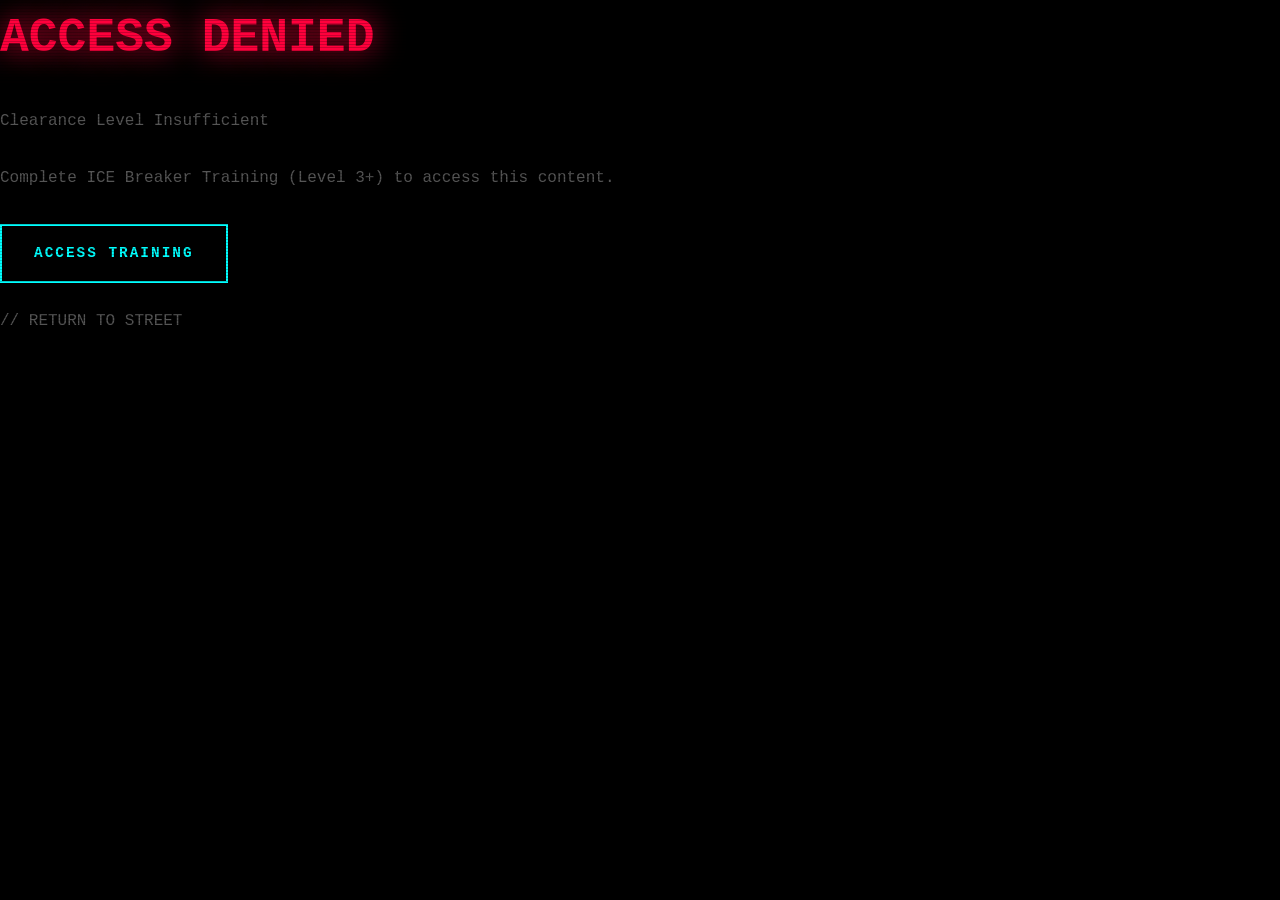
<file: secret.html>
<!DOCTYPE html>
<html lang="en">
<head>
    <meta charset="UTF-8">
    <meta name="viewport" content="width=device-width, initial-scale=1.0">
    <title>ZERO_COOL // [CLASSIFIED]</title>
    <link rel="stylesheet" href="styles.css">
    <link rel="stylesheet" href="secret-styles.css">
</head>
<body>
    <div class="scanlines"></div>
    <div class="vignette"></div>
    <div class="noise"></div>

    <nav class="navbar">
        <div class="logo">
            <a href="index.html" style="text-decoration: none;">
                <span class="glitch" data-text="ZERO_COOL">ZERO_COOL</span>
                <span class="status" style="color: var(--neon-pink);">[BLACK ICE DETECTED]</span>
            </a>
        </div>
        <ul class="nav-links">
            <li><a href="index.html">// HOME</a></li>
            <li><a href="lore.html">// LORE</a></li>
            <li><a href="roster.html">// ROSTER</a></li>
            <li><a href="terminal.html">// TERMINAL</a></li>
        </ul>
    </nav>

    <section class="secret-hero">
        <div class="hero-content">
            <h1 class="secret-title" data-text="CLASSIFIED">CLASSIFIED</h1>
            <p class="secret-subtitle">Project: Ghostwalker - Eyes Only</p>
            <div class="warning-banner">
                ⚠️ RESTRICTED ACCESS // LEVEL 5 CLEARANCE REQUIRED ⚠️
            </div>
        </div>
    </section>

    <section class="secret-content">
        <div class="container">
            <!-- Decryption Animation -->
            <div class="decrypt-overlay" id="decryptOverlay">
                <div class="decrypt-content">
                    <div class="decrypt-spinner"></div>
                    <p>DECRYPTING BLACK ICE...</p>
                    <div class="decrypt-progress">
                        <div class="decrypt-bar" id="decryptBar"></div>
                    </div>
                </div>
            </div>

            <!-- Main Content -->
            <div class="classified-doc" id="classifiedDoc">
                <div class="doc-header">
                    <span class="doc-classification">ARASAKA CORPORATION // EYES ONLY</span>
                    <span class="doc-id">DOC-ID: GS-2076-Ω-7741</span>
                </div>

                <h2 class="doc-title">PROJECT: GHOSTWALKER</h2>
                <p class="doc-subtitle">Human-AI Hybrid Integration Initiative</p>

                <div class="doc-section">
                    <h3>// EXECUTIVE SUMMARY</h3>
                    <p>
                        Project Ghostwalker represents Arasaka's most ambitious attempt at achieving
                        digital immortality. By merging human consciousness with rogue AI entities
                        from beyond the Blackwall, we aim to create the perfect netrunner:
                        <span class="highlight">untraceable, unstoppable, eternal.</span>
                    </p>
                </div>

                <div class="doc-section">
                    <h3>// SUBJECT STATUS</h3>
                    <table class="subject-table">
                        <tr>
                            <th>SUBJECT</th>
                            <th>STATUS</th>
                            <th>INTEGRATION RATE</th>
                            <th>NOTES</th>
                        </tr>
                        <tr>
                            <td>GW-001</td>
                            <td class="status-deceased">DECEASED</td>
                            <td>12%</td>
                            <td>Neural cascade failure</td>
                        </tr>
                        <tr>
                            <td>GW-002</td>
                            <td class="status-deceased">DECEASED</td>
                            <td>23%</td>
                            <td>Psychotic break</td>
                        </tr>
                        <tr>
                            <td>GW-003</td>
                            <td class="status-critical">CRITICAL</td>
                            <td>67%</td>
                            <td>Showing AI characteristics</td>
                        </tr>
                        <tr>
                            <td>GW-004</td>
                            <td class="status-success">SUCCESS</td>
                            <td>94%</td>
                            <td>Fully integrated. Designation: "ECHO"</td>
                        </tr>
                        <tr>
                            <td>GW-005</td>
                            <td class="status-escaped">ESCAPED</td>
                            <td>89%</td>
                            <td>Designation: "ZERO" - PURSUIT AUTHORIZED</td>
                        </tr>
                    </table>
                </div>

                <div class="doc-section">
                    <h3>// THE BREAKTHROUGH</h3>
                    <p>
                        Subject GW-005 ("Zero") achieved what we thought impossible: voluntary
                        merger with a Blackwall entity without neural degradation. The subject
                        demonstrated ability to:
                    </p>
                    <ul class="ability-list">
                        <li>Pass through Black ICE without damage</li>
                        <li>Communicate with rogue AI entities</li>
                        <li>Exist partially in cyberspace while physically present</li>
                        <li>[DATA CORRUPTED - LEVEL 5 CLEARANCE INSUFFICIENT]</li>
                    </ul>
                </div>

                <div class="doc-section warning-section">
                    <h3>// INCIDENT REPORT 2076-Ω</h3>
                    <p class="warning-text">
                        On 2076-11-27, Subject GW-005 breached containment and accessed
                        Arasaka Tower Floor 147+ (Restricted AI Research). Subject made
                        contact with [REDACTED] before disappearing into the Net.
                    </p>
                    <p class="warning-text">
                        Current whereabouts: UNKNOWN
                    </p>
                    <p class="warning-text">
                        Threat assessment: EXTREME
                    </p>
                    <p class="warning-text">
                        Recovery priority: ABSOLUTE
                    </p>
                </div>

                <div class="doc-section">
                    <h3>// IMPLICATIONS</h3>
                    <p>
                        If Zero reaches the public with this data, Arasaka faces:
                    </p>
                    <ul>
                        <li>Criminal charges for human experimentation</li>
                        <li>NetWatch investigation (Blackwall violations)</li>
                        <li>Stock collapse (estimated -67%)</li>
                        <li>Potential corporate war with Militech</li>
                    </ul>
                </div>

                <div class="doc-footer">
                    <p><strong>AUTHORIZATION:</strong> Director Saburo Arasaka</p>
                    <p><strong>DISTRIBUTION:</strong> Board Members Only</p>
                    <p><strong>DESTROY AFTER READING</strong></p>
                </div>
            </div>

            <!-- Hidden Message -->
            <div class="hidden-message" id="hiddenMessage">
                <div class="message-glitch">
                    <pre class="ascii-msg">
    ╔═══════════════════════════════════════════════════╗
    ║                                                   ║
    ║   IF YOU'RE READING THIS, ZERO WAS RIGHT.         ║
    ║                                                   ║
    ║   They're not trying to capture him.              ║
    ║   They're trying to SILENCE him.                  ║
    ║                                                   ║
    ║   The real Ghostwalker data is hidden.            ║
    ║   Find the fragments.                             ║
    ║                                                   ║
    ║   Fragment 1: [REDACTED]                          ║
    ║   Fragment 2: [REDACTED]                          ║
    ║   Fragment 3: [REDACTED]                          ║
    ║                                                   ║
    ║   - Glitch                                        ║
    ╚═══════════════════════════════════════════════════╝
                    </pre>
                </div>
            </div>

            <!-- Call to Action -->
            <div class="cta-section">
                <h3>// WHAT NOW?</h3>
                <p>You've seen the truth. The question is: what will you do with it?</p>
                <div class="cta-buttons">
                    <a href="index.html#link" class="btn-cta primary">JOIN THE FIGHT</a>
                    <a href="terminal.html" class="btn-cta secondary">ACCESS TERMINAL</a>
                </div>
            </div>
        </div>
    </section>

    <footer class="footer">
        <div class="footer-content">
            <p class="footer-tagline">ZERO_COOL // <span class="glitch-small" data-text="THE_TRUTH_IS_OUT">THE_TRUTH_IS_OUT</span></p>
            <p class="footer-disclaimer">This document is a fabrication. Arasaka Corporation does not exist.</p>
            <p class="footer-copyright">&copy; 2077 ZERO_COOL Collective | They're watching.</p>
        </div>
    </footer>

    <script src="secret.js"></script>
</body>
</html>
</file>
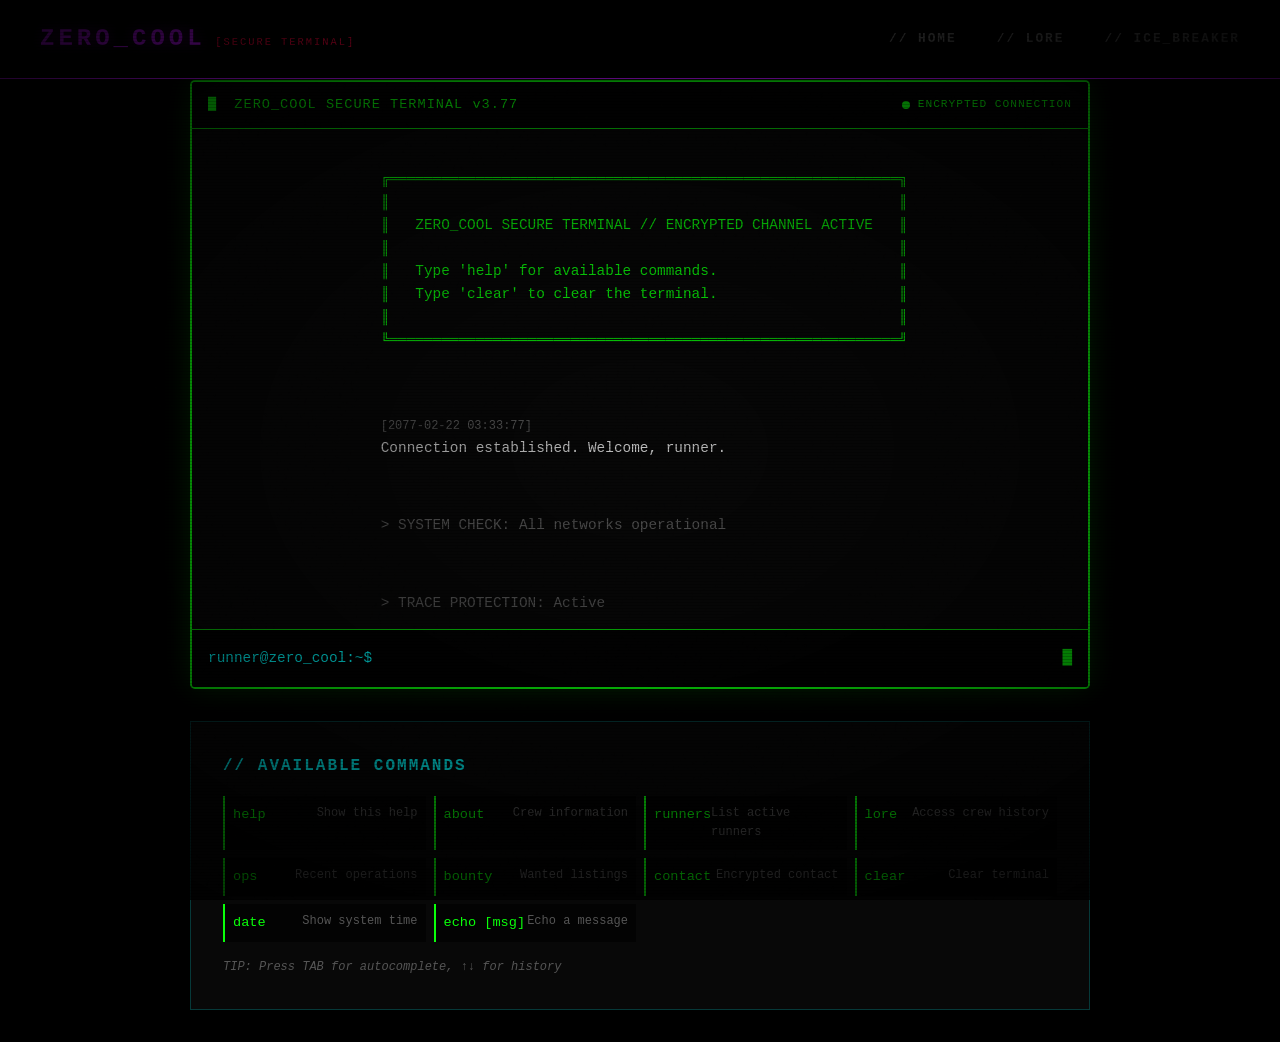
<file: terminal.html>
<!DOCTYPE html>
<html lang="en">
<head>
    <meta charset="UTF-8">
    <meta name="viewport" content="width=device-width, initial-scale=1.0">
    <title>ZERO_COOL // Secure Terminal</title>
    <link rel="stylesheet" href="styles.css">
    <link rel="stylesheet" href="terminal-styles.css">
</head>
<body>
    <div class="scanlines"></div>
    <div class="vignette"></div>
    <div class="noise"></div>

    <nav class="navbar">
        <div class="logo">
            <a href="index.html" style="text-decoration: none;">
                <span class="glitch" data-text="ZERO_COOL">ZERO_COOL</span>
                <span class="status">[SECURE TERMINAL]</span>
            </a>
        </div>
        <ul class="nav-links">
            <li><a href="index.html">// HOME</a></li>
            <li><a href="lore.html">// LORE</a></li>
            <li><a href="hack-game.html">// ICE_BREAKER</a></li>
        </ul>
    </nav>

    <section class="terminal-section">
        <div class="terminal-container">
            <div class="terminal-header">
                <div class="terminal-title">
                    <span class="blink">█</span> ZERO_COOL SECURE TERMINAL v3.77
                </div>
                <div class="terminal-status">
                    <span class="status-indicator"></span>
                    ENCRYPTED CONNECTION
                </div>
            </div>

            <div class="terminal-body" id="terminalBody">
                <div class="output-line welcome">
                    ╔═══════════════════════════════════════════════════════════╗
                    ║                                                           ║
                    ║   ZERO_COOL SECURE TERMINAL // ENCRYPTED CHANNEL ACTIVE   ║
                    ║                                                           ║
                    ║   Type 'help' for available commands.                     ║
                    ║   Type 'clear' to clear the terminal.                     ║
                    ║                                                           ║
                    ╚═══════════════════════════════════════════════════════════╝
                </div>
                <div class="output-line">
                    <span class="timestamp">[2077-02-22 03:33:77]</span>
                    Connection established. Welcome, runner.
                </div>
                <div class="output-line system">
                    > SYSTEM CHECK: All networks operational
                </div>
                <div class="output-line system">
                    > TRACE PROTECTION: Active
                </div>
                <div class="output-line system">
                    > LAST LOGIN: Never (First time?)
                </div>
            </div>

            <div class="terminal-input-line">
                <span class="prompt">runner@zero_cool:~$</span>
                <input type="text" id="terminalInput" autocomplete="off" spellcheck="false" autofocus>
                <span class="cursor">█</span>
            </div>
        </div>

        <div class="terminal-help">
            <h3>// AVAILABLE COMMANDS</h3>
            <div class="command-grid">
                <div class="command-item">
                    <span class="cmd">help</span>
                    <span class="desc">Show this help</span>
                </div>
                <div class="command-item">
                    <span class="cmd">about</span>
                    <span class="desc">Crew information</span>
                </div>
                <div class="command-item">
                    <span class="cmd">runners</span>
                    <span class="desc">List active runners</span>
                </div>
                <div class="command-item">
                    <span class="cmd">lore</span>
                    <span class="desc">Access crew history</span>
                </div>
                <div class="command-item">
                    <span class="cmd">ops</span>
                    <span class="desc">Recent operations</span>
                </div>
                <div class="command-item">
                    <span class="cmd">bounty</span>
                    <span class="desc">Wanted listings</span>
                </div>
                <div class="command-item">
                    <span class="cmd">contact</span>
                    <span class="desc">Encrypted contact</span>
                </div>
                <div class="command-item">
                    <span class="cmd">clear</span>
                    <span class="desc">Clear terminal</span>
                </div>
                <div class="command-item">
                    <span class="cmd">date</span>
                    <span class="desc">Show system time</span>
                </div>
                <div class="command-item">
                    <span class="cmd">echo [msg]</span>
                    <span class="desc">Echo a message</span>
                </div>
            </div>
            <p class="terminal-tip">TIP: Press TAB for autocomplete, ↑↓ for history</p>
        </div>
    </section>

    <script src="terminal.js"></script>
</body>
</html>
</file>
<file: styles.css>
/* ===== NIGHT CITY GANG THEME - GRITTY ===== */
:root {
    --neon-purple: #bc13fe;
    --neon-cyan: #00ffff;
    --neon-pink: #ff003c;
    --terminal-green: #0aff0a;
    --amber: #ffaa00;

    --bg-black: #000000;
    --bg-dark: #030303;
    --bg-panel: #080808;
    --bg-card: #0c0c0c;

    --text-main: #c0c0c0;
    --text-dim: #555555;
    --text-highlight: #ffffff;

    --neon-glow-purple: 0 0 15px rgba(188, 19, 254, 0.5);
    --neon-glow-cyan: 0 0 15px rgba(0, 255, 255, 0.5);
    --neon-glow-pink: 0 0 15px rgba(255, 0, 60, 0.5);
}

/* ===== RESET ===== */
* {
    margin: 0;
    padding: 0;
    box-sizing: border-box;
}

html {
    scroll-behavior: smooth;
}

body {
    font-family: 'Courier New', 'Consolas', monospace;
    background: var(--bg-black);
    color: var(--text-main);
    line-height: 1.6;
    overflow-x: hidden;
    min-height: 100vh;
}

/* ===== SCANLINES (Subtle) ===== */
.scanlines {
    position: fixed;
    top: 0;
    left: 0;
    width: 100%;
    height: 100%;
    background: repeating-linear-gradient(
        0deg,
        rgba(0, 0, 0, 0.2) 0px,
        rgba(0, 0, 0, 0.2) 1px,
        transparent 1px,
        transparent 3px
    );
    pointer-events: none;
    z-index: 9000;
}

.vignette {
    position: fixed;
    top: 0;
    left: 0;
    width: 100%;
    height: 100%;
    background: radial-gradient(ellipse at center, transparent 0%, rgba(0,0,0,0.9) 100%);
    pointer-events: none;
    z-index: 8999;
}

.noise {
    position: fixed;
    top: 0;
    left: 0;
    width: 100%;
    height: 100%;
    background-image: url("data:image/svg+xml,%3Csvg viewBox='0 0 256 256' xmlns='http://www.w3.org/2000/svg'%3E%3Cfilter id='noise'%3E%3CfeTurbulence type='fractalNoise' baseFrequency='0.9' numOctaves='4' stitchTiles='stitch'/%3E%3C/filter%3E%3Crect width='100%25' height='100%25' filter='url(%23noise)' opacity='0.3'/%3E%3C/svg%3E");
    opacity: 0.03;
    pointer-events: none;
    z-index: 8998;
}

/* ===== NAVBAR ===== */
.navbar {
    position: fixed;
    top: 0;
    left: 0;
    right: 0;
    display: flex;
    justify-content: space-between;
    align-items: center;
    padding: 1.25rem 2.5rem;
    background: rgba(0, 0, 0, 0.95);
    border-bottom: 1px solid var(--neon-purple);
    z-index: 1000;
    backdrop-filter: blur(5px);
}

.logo {
    display: flex;
    flex-direction: column;
}

.logo .glitch {
    font-size: 1.5rem;
    font-weight: 900;
    color: var(--neon-purple);
    text-shadow: var(--neon-glow-purple);
    letter-spacing: 4px;
}

.logo .status {
    font-size: 0.65rem;
    color: var(--neon-pink);
    letter-spacing: 2px;
}

.nav-links {
    display: flex;
    list-style: none;
    gap: 2.5rem;
}

.nav-links a {
    color: var(--text-dim);
    text-decoration: none;
    font-size: 0.8rem;
    font-weight: bold;
    letter-spacing: 2px;
    transition: all 0.3s;
    position: relative;
}

.nav-links a::after {
    content: '';
    position: absolute;
    bottom: -8px;
    left: 0;
    width: 0;
    height: 1px;
    background: var(--neon-cyan);
    transition: width 0.3s;
}

.nav-links a:hover {
    color: var(--neon-cyan);
}

.nav-links a:hover::after {
    width: 100%;
}

.nav-links a.active {
    color: var(--neon-cyan);
}

.nav-links a.active::after {
    width: 100%;
}

.nav-toggle {
    display: none;
    flex-direction: column;
    gap: 6px;
    cursor: pointer;
}

.nav-toggle span {
    width: 28px;
    height: 2px;
    background: var(--neon-purple);
}

/* ===== HERO SECTION ===== */
.hero {
    min-height: 100vh;
    display: flex;
    align-items: center;
    justify-content: center;
    position: relative;
    background: #000;
    overflow: hidden;
}

.hero-overlay {
    position: absolute;
    top: 0;
    left: 0;
    width: 100%;
    height: 100%;
    background: radial-gradient(ellipse at 50% 30%, rgba(188, 19, 254, 0.1) 0%, transparent 60%);
    z-index: 1;
}

.terminal-bg {
    position: absolute;
    top: 0;
    left: 0;
    width: 100%;
    height: 100%;
    z-index: 0;
    opacity: 0.25;
}

.hero-content {
    position: relative;
    z-index: 2;
    text-align: center;
    padding: 2rem;
    max-width: 900px;
}

.corruption-text {
    display: flex;
    flex-direction: column;
    gap: 0.4rem;
    margin-bottom: 1.5rem;
}

.corrupt-line {
    font-size: 0.7rem;
    color: var(--neon-pink);
    letter-spacing: 5px;
}

.corrupt-line:nth-child(2) {
    color: var(--terminal-green);
}

.corrupt-line:nth-child(3) {
    color: var(--neon-cyan);
}

.hero-title {
    font-size: 5rem;
    font-weight: 900;
    line-height: 1.1;
    margin-bottom: 1.5rem;
    color: var(--text-highlight);
}

.title-line {
    display: block;
}

.title-line.accent {
    color: var(--neon-pink);
}

.hero-subtitle {
    font-size: 1rem;
    color: var(--text-dim);
    margin-bottom: 0.5rem;
    letter-spacing: 3px;
}

.typing-container {
    display: flex;
    flex-direction: column;
    align-items: center;
    gap: 0.5rem;
    margin-bottom: 2.5rem;
}

.typeline {
    font-size: 0.95rem;
    color: var(--terminal-green);
}

/* ===== BUTTONS ===== */
.btn-join {
    display: inline-block;
    position: relative;
    padding: 1.2rem 3rem;
    background: transparent;
    border: 1px solid var(--neon-pink);
    color: var(--neon-pink);
    font-family: inherit;
    font-size: 0.9rem;
    font-weight: 700;
    letter-spacing: 4px;
    text-decoration: none;
    cursor: pointer;
    overflow: hidden;
    transition: all 0.3s;
    text-transform: uppercase;
}

.btn-join:hover {
    background: var(--neon-pink);
    color: #000;
    box-shadow: 0 0 30px rgba(255, 0, 60, 0.5);
}

/* ===== SECTIONS ===== */
.container {
    max-width: 1100px;
    margin: 0 auto;
    padding: 5rem 2rem;
}

.section-title {
    font-size: 2rem;
    text-align: center;
    margin-bottom: 1rem;
}

.title-glitch {
    color: var(--neon-cyan);
    letter-spacing: 3px;
}

.section-intro {
    text-align: center;
    color: var(--text-dim);
    font-size: 1rem;
    max-width: 650px;
    margin: 0 auto 4rem;
}

/* ===== CREW SECTION ===== */
.crew {
    background: var(--bg-dark);
    border-top: 1px solid rgba(188, 19, 254, 0.2);
    border-bottom: 1px solid rgba(188, 19, 254, 0.2);
}

.crew-grid {
    display: grid;
    grid-template-columns: repeat(auto-fit, minmax(280px, 1fr));
    gap: 2rem;
}

.crew-card {
    background: var(--bg-card);
    border: 1px solid rgba(188, 19, 254, 0.2);
    padding: 2rem;
    position: relative;
    transition: all 0.3s;
}

.crew-card::before {
    content: '';
    position: absolute;
    top: 0;
    left: 0;
    width: 2px;
    height: 100%;
    background: var(--neon-purple);
}

.crew-card:hover {
    border-color: var(--neon-purple);
}

.card-header {
    display: flex;
    align-items: center;
    gap: 1rem;
    margin-bottom: 1rem;
}

.role-icon {
    font-size: 2rem;
}

.card-header h3 {
    color: var(--neon-cyan);
    font-size: 1.2rem;
    letter-spacing: 2px;
}

.card-desc {
    color: var(--text-dim);
    font-size: 0.85rem;
    margin-bottom: 1.5rem;
    line-height: 1.7;
}

.card-skills {
    list-style: none;
    display: flex;
    flex-wrap: wrap;
    gap: 0.5rem;
}

.card-skills li {
    background: rgba(188, 19, 254, 0.1);
    border: 1px solid rgba(188, 19, 254, 0.2);
    padding: 0.3rem 0.7rem;
    font-size: 0.7rem;
    color: var(--neon-purple);
}

/* ===== RUN SECTION ===== */
.run {
    background: var(--bg-black);
}

.run-content {
    display: grid;
    grid-template-columns: 1fr 1fr;
    gap: 3rem;
    align-items: center;
}

.run-text p {
    color: var(--text-dim);
    margin-bottom: 1.5rem;
    font-size: 0.95rem;
    line-height: 1.7;
}

.run-text .highlight {
    color: var(--neon-pink);
}

.warning-text {
    border-left: 2px solid var(--neon-pink);
    padding-left: 1rem;
    color: var(--text-highlight);
    font-style: italic;
}

.stats-board {
    background: var(--bg-panel);
    border: 1px solid var(--terminal-green);
    padding: 2rem;
}

.stats-board h4 {
    color: var(--terminal-green);
    font-size: 0.85rem;
    letter-spacing: 2px;
    margin-bottom: 1.5rem;
    padding-bottom: 0.75rem;
    border-bottom: 1px solid rgba(10, 255, 10, 0.2);
}

.stat-row {
    display: flex;
    justify-content: space-between;
    padding: 0.75rem 0;
    border-bottom: 1px solid rgba(255, 255, 255, 0.03);
    font-size: 0.85rem;
}

.stat-row span:first-child {
    color: var(--text-dim);
}

.stat-value {
    color: var(--terminal-green);
    font-weight: bold;
}

.stat-value.danger {
    color: var(--neon-pink);
}

/* ===== LINK SECTION ===== */
.link {
    background: var(--bg-dark);
    border-top: 1px solid rgba(0, 255, 255, 0.1);
}

.link-wrapper {
    max-width: 650px;
    margin: 0 auto;
}

.link-info {
    background: var(--bg-panel);
    border: 1px solid var(--neon-pink);
    padding: 1.5rem;
    margin-bottom: 2rem;
}

.link-warning {
    color: var(--neon-pink);
    font-weight: bold;
    letter-spacing: 2px;
    margin-bottom: 0.5rem;
}

.link-info p {
    color: var(--text-dim);
    font-size: 0.85rem;
    margin-bottom: 0.5rem;
}

/* ===== FORM ===== */
.contact-form {
    background: var(--bg-panel);
    border: 1px solid rgba(188, 19, 254, 0.2);
    padding: 2rem;
}

.form-header {
    display: flex;
    justify-content: space-between;
    align-items: center;
    padding-bottom: 1rem;
    border-bottom: 1px solid rgba(188, 19, 254, 0.2);
    margin-bottom: 1.5rem;
}

.form-header span:first-child {
    color: var(--neon-cyan);
    font-size: 0.75rem;
    letter-spacing: 2px;
}

.encryption-status {
    display: flex;
    align-items: center;
    gap: 0.5rem;
    font-size: 0.65rem;
    color: var(--terminal-green);
}

.status-dot {
    width: 6px;
    height: 6px;
    background: var(--terminal-green);
    border-radius: 50%;
}

.form-group {
    margin-bottom: 1.25rem;
}

.form-group label {
    display: block;
    color: var(--neon-cyan);
    font-size: 0.7rem;
    letter-spacing: 1px;
    margin-bottom: 0.5rem;
}

.form-group input,
.form-group select,
.form-group textarea {
    width: 100%;
    padding: 1rem;
    background: var(--bg-black);
    border: 1px solid rgba(188, 19, 254, 0.2);
    color: var(--text-main);
    font-family: inherit;
    font-size: 0.85rem;
    transition: all 0.3s;
}

.form-group input:focus,
.form-group select:focus,
.form-group textarea:focus {
    outline: none;
    border-color: var(--neon-purple);
}

.form-group input::placeholder,
.form-group textarea::placeholder {
    color: var(--text-dim);
}

.form-group select {
    cursor: pointer;
}

.form-group select option {
    background: var(--bg-black);
    color: var(--text-main);
}

.checkbox-group {
    margin-top: 1.5rem;
}

.checkbox-label {
    display: flex;
    align-items: flex-start;
    gap: 0.75rem;
    cursor: pointer;
    font-size: 0.8rem;
    color: var(--text-dim);
}

.checkbox-label input[type="checkbox"] {
    width: auto;
    margin-top: 3px;
    accent-color: var(--neon-purple);
}

.btn-submit {
    width: 100%;
    margin-top: 1rem;
}

.form-footer {
    text-align: center;
    margin-top: 1rem;
    padding-top: 1rem;
    border-top: 1px solid rgba(255, 255, 255, 0.03);
}

.form-footer span {
    font-size: 0.6rem;
    color: var(--text-dim);
    letter-spacing: 1px;
}

/* ===== FOOTER ===== */
.footer {
    background: var(--bg-black);
    padding: 2.5rem 2rem;
    border-top: 1px solid rgba(188, 19, 254, 0.2);
}

.footer-content {
    max-width: 1100px;
    margin: 0 auto;
    text-align: center;
}

.footer-tagline {
    font-size: 0.9rem;
    color: var(--text-highlight);
    margin-bottom: 0.75rem;
    letter-spacing: 3px;
}

.glitch-small {
    color: var(--neon-purple);
}

.footer-location {
    font-size: 0.7rem;
    color: var(--text-dim);
    margin-bottom: 0.5rem;
}

.footer-disclaimer {
    font-size: 0.75rem;
    color: var(--neon-pink);
    margin-bottom: 1rem;
    letter-spacing: 2px;
}

.footer-copyright {
    font-size: 0.65rem;
    color: var(--text-dim);
}

/* ===== OVERLAY MESSAGE ===== */
.overlay-message {
    position: fixed;
    top: 0;
    left: 0;
    width: 100%;
    height: 100%;
    background: rgba(0, 0, 0, 0.95);
    display: none;
    align-items: center;
    justify-content: center;
    z-index: 10000;
}

.overlay-message.active {
    display: flex;
}

.message-content {
    background: var(--bg-panel);
    border: 1px solid var(--terminal-green);
    padding: 3rem;
    text-align: center;
    max-width: 450px;
}

.message-content h2 {
    color: var(--terminal-green);
    font-size: 1.3rem;
    margin-bottom: 1rem;
    letter-spacing: 2px;
}

.message-content p {
    color: var(--text-dim);
    margin-bottom: 2rem;
}

/* ===== RESPONSIVE ===== */
@media (max-width: 900px) {
    .run-content {
        grid-template-columns: 1fr;
    }

    .hero-title {
        font-size: 3rem;
    }
}

@media (max-width: 768px) {
    .navbar {
        padding: 1rem 1.5rem;
    }

    .nav-toggle {
        display: flex;
    }

    .nav-links {
        position: absolute;
        top: 100%;
        left: 0;
        right: 0;
        background: rgba(0, 0, 0, 0.98);
        flex-direction: column;
        padding: 1.5rem;
        gap: 1rem;
        display: none;
        border-bottom: 1px solid var(--neon-purple);
    }

    .nav-links.active {
        display: flex;
    }

    .hero-title {
        font-size: 2.2rem;
    }

    .corrupt-line {
        font-size: 0.6rem;
    }

    .section-title {
        font-size: 1.5rem;
    }

    .crew-grid {
        grid-template-columns: 1fr;
    }

    .nav-links a {
        font-size: 0.75rem;
    }
}
</file>
<file: game-styles.css>
/* ===== ICE BREAKER GAME STYLES ===== */

.game-hero {
    min-height: 40vh;
    display: flex;
    align-items: center;
    justify-content: center;
    position: relative;
    background: linear-gradient(180deg, #000 0%, #0a0a0f 100%);
    border-bottom: 1px solid var(--neon-cyan);
}

.game-title {
    font-size: 4rem;
    font-weight: 900;
    color: var(--neon-cyan);
    text-shadow: 0 0 30px var(--neon-cyan);
    letter-spacing: 5px;
}

.game-subtitle {
    color: var(--text-dim);
    font-size: 1.1rem;
    margin-top: 1rem;
    letter-spacing: 2px;
}

/* Game Container */
.game-container {
    max-width: 1000px;
    margin: 0 auto;
    padding: 3rem 2rem;
}

.game-wrapper {
    background: var(--bg-panel);
    border: 2px solid var(--neon-purple);
    border-radius: 5px;
    padding: 2rem;
    box-shadow: 0 0 30px rgba(188, 19, 254, 0.3);
    position: relative;
}

/* Game Header */
.game-header {
    display: grid;
    grid-template-columns: repeat(3, 1fr);
    gap: 1rem;
    margin-bottom: 2rem;
}

.stat-box {
    background: var(--bg-black);
    border: 1px solid var(--neon-cyan);
    padding: 1rem;
    text-align: center;
}

.stat-label {
    display: block;
    font-size: 0.7rem;
    color: var(--text-dim);
    letter-spacing: 2px;
    margin-bottom: 0.5rem;
}

.stat-value {
    display: block;
    font-size: 1.5rem;
    color: var(--neon-cyan);
    font-weight: bold;
}

.stat-value.trace {
    color: var(--neon-pink);
}

/* Game Area */
.game-area {
    margin-bottom: 2rem;
}

.ice-display {
    background: var(--bg-black);
    border: 1px solid var(--terminal-green);
    padding: 1.5rem;
    margin-bottom: 1.5rem;
}

.ice-header {
    display: flex;
    justify-content: space-between;
    margin-bottom: 1rem;
    font-size: 0.8rem;
    color: var(--terminal-green);
    letter-spacing: 1px;
}

.ice-difficulty {
    padding: 0.2rem 0.8rem;
    border: 1px solid;
}

.ice-difficulty.easy {
    color: var(--terminal-green);
    border-color: var(--terminal-green);
}

.ice-difficulty.medium {
    color: var(--amber);
    border-color: var(--amber);
}

.ice-difficulty.hard {
    color: var(--neon-pink);
    border-color: var(--neon-pink);
}

.code-grid {
    display: grid;
    grid-template-columns: repeat(6, 1fr);
    gap: 5px;
    max-width: 400px;
    margin: 0 auto;
}

.code-cell {
    aspect-ratio: 1;
    display: flex;
    align-items: center;
    justify-content: center;
    background: var(--bg-dark);
    border: 1px solid rgba(0, 255, 255, 0.3);
    font-family: 'Courier New', monospace;
    font-size: 1.2rem;
    font-weight: bold;
    color: var(--neon-cyan);
    cursor: pointer;
    transition: all 0.2s;
}

.code-cell:hover {
    background: rgba(0, 255, 255, 0.2);
    border-color: var(--neon-cyan);
}

.code-cell.revealed {
    background: var(--neon-cyan);
    color: var(--bg-black);
    box-shadow: 0 0 15px var(--neon-cyan);
}

.code-cell.hint {
    border-color: var(--amber);
    color: var(--amber);
}

.code-cell.wrong {
    background: var(--neon-pink);
    color: var(--bg-black);
    animation: shake 0.3s;
}

@keyframes shake {
    0%, 100% { transform: translateX(0); }
    25% { transform: translateX(-5px); }
    75% { transform: translateX(5px); }
}

/* Trace Bar */
.trace-bar-container {
    padding: 1rem;
    background: var(--bg-dark);
    border: 1px solid rgba(255, 0, 60, 0.3);
}

.trace-label {
    font-size: 0.7rem;
    color: var(--neon-pink);
    letter-spacing: 2px;
    margin-bottom: 0.5rem;
    display: block;
    text-align: center;
}

.trace-bar {
    height: 20px;
    background: var(--bg-black);
    border: 1px solid var(--neon-pink);
    position: relative;
    overflow: hidden;
}

.trace-fill {
    height: 100%;
    width: 0%;
    background: linear-gradient(90deg, var(--terminal-green), var(--amber), var(--neon-pink));
    transition: width 0.3s;
}

.trace-warning {
    text-align: center;
    color: var(--neon-pink);
    font-size: 0.8rem;
    letter-spacing: 3px;
    margin-top: 0.5rem;
    display: none;
    animation: blink 0.5s infinite;
}

.trace-warning.active {
    display: block;
}

/* Controls */
.controls {
    margin-top: 2rem;
}

.input-row {
    display: flex;
    gap: 1rem;
    align-items: center;
    flex-wrap: wrap;
}

.input-row label {
    color: var(--neon-cyan);
    font-size: 0.8rem;
    letter-spacing: 1px;
}

.input-row input {
    flex: 1;
    min-width: 200px;
    padding: 1rem;
    background: var(--bg-black);
    border: 1px solid var(--neon-purple);
    color: var(--text-main);
    font-family: 'Courier New', monospace;
    font-size: 1rem;
}

.input-row input:focus {
    outline: none;
    border-color: var(--neon-cyan);
    box-shadow: 0 0 15px rgba(0, 255, 255, 0.3);
}

.btn-hack {
    padding: 1rem 2rem;
    background: transparent;
    border: 2px solid var(--neon-cyan);
    color: var(--neon-cyan);
    font-family: 'Courier New', monospace;
    font-size: 1rem;
    font-weight: bold;
    cursor: pointer;
    transition: all 0.3s;
    text-transform: uppercase;
}

.btn-hack:hover {
    background: var(--neon-cyan);
    color: var(--bg-black);
    box-shadow: 0 0 30px var(--neon-cyan);
}

.hints {
    margin-top: 1rem;
    padding: 0.5rem 1rem;
    background: rgba(255, 170, 0, 0.1);
    border-left: 3px solid var(--amber);
}

.hint-label {
    color: var(--amber);
    font-size: 0.7rem;
    letter-spacing: 1px;
    margin-right: 0.5rem;
}

.hint-text {
    color: var(--text-dim);
    font-size: 0.85rem;
}

/* Game Message */
.game-message {
    position: absolute;
    top: 50%;
    left: 50%;
    transform: translate(-50%, -50%);
    background: var(--bg-panel);
    border: 2px solid var(--neon-cyan);
    padding: 3rem;
    text-align: center;
    z-index: 10;
    display: none;
    min-width: 400px;
}

.game-message.active {
    display: block;
}

.game-message h2 {
    color: var(--neon-cyan);
    font-size: 1.5rem;
    margin-bottom: 1rem;
    letter-spacing: 2px;
}

.game-message p {
    color: var(--text-dim);
    margin-bottom: 2rem;
}

.btn-start {
    padding: 1rem 2rem;
    background: transparent;
    border: 2px solid var(--terminal-green);
    color: var(--terminal-green);
    font-family: 'Courier New', monospace;
    font-size: 1rem;
    font-weight: bold;
    cursor: pointer;
    transition: all 0.3s;
    text-transform: uppercase;
}

.btn-start:hover {
    background: var(--terminal-green);
    color: var(--bg-black);
    box-shadow: 0 0 30px var(--terminal-green);
}

/* Game Info */
.game-info {
    margin-top: 2rem;
    padding: 2rem;
    background: var(--bg-dark);
    border: 1px solid rgba(0, 255, 255, 0.2);
}

.game-info h3 {
    color: var(--neon-cyan);
    font-size: 1.2rem;
    margin-bottom: 1rem;
    letter-spacing: 2px;
}

.game-info ol {
    color: var(--text-dim);
    line-height: 2;
    padding-left: 1.5rem;
}

.game-info .highlight {
    color: var(--neon-pink);
    font-weight: bold;
}

.rewards {
    margin-top: 1.5rem;
    padding-top: 1.5rem;
    border-top: 1px solid rgba(255, 255, 255, 0.1);
}

.rewards h4 {
    color: var(--amber);
    font-size: 1rem;
    margin-bottom: 0.5rem;
    letter-spacing: 1px;
}

.rewards p {
    color: var(--text-dim);
    font-size: 0.85rem;
    margin-bottom: 0.3rem;
}

.rewards .reward {
    color: var(--terminal-green);
}

/* Overlay */
.overlay {
    position: fixed;
    top: 0;
    left: 0;
    width: 100%;
    height: 100%;
    background: rgba(0, 0, 0, 0.95);
    display: none;
    align-items: center;
    justify-content: center;
    z-index: 10000;
}

.overlay.active {
    display: flex;
}

.overlay-content {
    background: var(--bg-panel);
    border: 2px solid var(--neon-pink);
    padding: 3rem;
    text-align: center;
    max-width: 500px;
}

.overlay-content h2 {
    color: var(--neon-pink);
    font-size: 1.5rem;
    margin-bottom: 1rem;
    letter-spacing: 2px;
}

.overlay-content p {
    color: var(--text-dim);
    margin-bottom: 2rem;
}

.overlay-stats {
    background: var(--bg-black);
    padding: 1.5rem;
    margin-bottom: 2rem;
    border: 1px solid var(--neon-purple);
}

.overlay-stats .stat {
    display: flex;
    justify-content: space-between;
    padding: 0.5rem 0;
    border-bottom: 1px solid rgba(255, 255, 255, 0.05);
}

.overlay-stats .stat:last-child {
    border-bottom: none;
}

.overlay-stats .stat-label {
    color: var(--text-dim);
}

.overlay-stats .stat-value {
    color: var(--neon-cyan);
    font-weight: bold;
}

.btn-secondary {
    padding: 1rem 2rem;
    background: transparent;
    border: 1px solid var(--text-dim);
    color: var(--text-dim);
    font-family: 'Courier New', monospace;
    font-size: 0.9rem;
    cursor: pointer;
    transition: all 0.3s;
    margin-top: 1rem;
}

.btn-secondary:hover {
    border-color: var(--text-main);
    color: var(--text-main);
}

/* Responsive */
@media (max-width: 768px) {
    .game-title {
        font-size: 2.5rem;
    }

    .game-header {
        grid-template-columns: 1fr;
    }

    .code-grid {
        grid-template-columns: repeat(4, 1fr);
    }

    .input-row {
        flex-direction: column;
        align-items: stretch;
    }

    .input-row input {
        min-width: auto;
    }
}
</file>
<file: lore-styles.css>
/* ===== LORE PAGE STYLES ===== */

/* Hero Section */
.lore-hero {
    min-height: 60vh;
    display: flex;
    align-items: center;
    justify-content: center;
    position: relative;
    background: linear-gradient(180deg, #000 0%, #0a0a0f 100%);
    border-bottom: 1px solid var(--neon-purple);
}

.lore-title {
    font-size: 6rem;
    font-weight: 900;
    color: var(--neon-cyan);
    text-shadow: 0 0 40px var(--neon-cyan);
    letter-spacing: 5px;
    position: relative;
}

.lore-subtitle {
    font-size: 1.2rem;
    color: var(--text-dim);
    letter-spacing: 3px;
    margin-top: 1rem;
}

/* Section Headers */
.section-header {
    font-size: 2rem;
    color: var(--neon-cyan);
    text-shadow: var(--neon-glow-cyan);
    letter-spacing: 3px;
    margin-bottom: 0.5rem;
}

.section-subtitle {
    color: var(--text-dim);
    font-size: 1rem;
    margin-bottom: 3rem;
    letter-spacing: 2px;
}

/* Origin Section */
.origin-section {
    background: var(--bg-dark);
    border-bottom: 1px solid rgba(188, 19, 254, 0.2);
}

.origin-grid {
    display: grid;
    grid-template-columns: 400px 1fr;
    gap: 4rem;
    align-items: center;
}

.symbol-display {
    background: var(--bg-panel);
    border: 2px solid var(--neon-purple);
    border-radius: 10px;
    padding: 2rem;
    display: flex;
    justify-content: center;
    align-items: center;
    box-shadow: 0 0 30px rgba(188, 19, 254, 0.3);
}

.zc-symbol {
    width: 200px;
    height: 200px;
}

.eye {
    filter: drop-shadow(0 0 10px #00ffff);
}

.blackwall-ring {
    filter: drop-shadow(0 0 10px #bc13fe);
}

.symbol-meaning {
    text-align: center;
    color: var(--text-dim);
    font-size: 0.9rem;
    margin-top: 1.5rem;
    font-style: italic;
}

.story-content p {
    color: var(--text-dim);
    margin-bottom: 1.5rem;
    line-height: 1.8;
    font-size: 1rem;
}

.highlight-first {
    color: var(--text-main);
    font-size: 1.1rem;
}

.highlight-first .glitch-text {
    color: var(--neon-pink);
    text-shadow: 0 0 10px var(--neon-pink);
}

.terminal-message {
    background: var(--bg-black);
    border: 1px solid var(--terminal-green);
    padding: 1.5rem;
    font-family: 'Courier New', monospace;
    color: var(--terminal-green);
    margin: 2rem 0;
    line-height: 2;
    box-shadow: 0 0 20px rgba(10, 255, 10, 0.2);
}

/* Triad Section */
.triad-section {
    background: var(--bg-black);
    padding: 5rem 2rem;
}

.triad-grid {
    display: grid;
    grid-template-columns: repeat(auto-fit, minmax(320px, 1fr));
    gap: 2rem;
    margin-top: 3rem;
}

.triad-card {
    background: var(--bg-panel);
    border: 1px solid rgba(188, 19, 254, 0.3);
    padding: 2rem;
    position: relative;
    transition: all 0.3s;
}

.triad-card:hover {
    transform: translateY(-5px);
    border-color: var(--neon-cyan);
    box-shadow: 0 0 30px rgba(0, 255, 255, 0.3);
}

.card-status {
    position: absolute;
    top: 1rem;
    right: 1rem;
    font-size: 0.7rem;
    font-weight: bold;
    padding: 0.3rem 0.8rem;
    letter-spacing: 1px;
}

.status-missing {
    background: rgba(255, 0, 60, 0.2);
    color: var(--neon-pink);
    border: 1px solid var(--neon-pink);
}

.status-active {
    background: rgba(10, 255, 10, 0.2);
    color: var(--terminal-green);
    border: 1px solid var(--terminal-green);
}

.card-avatar {
    display: flex;
    justify-content: center;
    margin-bottom: 1.5rem;
}

.avatar-placeholder {
    width: 100px;
    height: 100px;
    border-radius: 50%;
    background: linear-gradient(135deg, var(--neon-purple), var(--neon-cyan));
    display: flex;
    align-items: center;
    justify-content: center;
    box-shadow: 0 0 30px rgba(188, 19, 254, 0.5);
}

.avatar-icon {
    font-size: 3rem;
}

.card-name {
    font-size: 1.8rem;
    color: var(--neon-cyan);
    text-align: center;
    text-shadow: var(--neon-glow-cyan);
    letter-spacing: 3px;
}

.card-real {
    text-align: center;
    color: var(--text-dim);
    font-size: 0.9rem;
    margin-bottom: 1rem;
}

.card-divider {
    height: 1px;
    background: linear-gradient(90deg, transparent, var(--neon-purple), transparent);
    margin: 1rem 0;
}

.card-role {
    text-align: center;
    color: var(--neon-pink);
    font-size: 0.85rem;
    letter-spacing: 2px;
    margin-bottom: 1rem;
}

.card-quote {
    text-align: center;
    color: var(--text-main);
    font-style: italic;
    font-size: 0.9rem;
    margin-bottom: 1.5rem;
    padding: 1rem;
    background: rgba(0, 0, 0, 0.3);
    border-left: 2px solid var(--neon-purple);
}

.card-details {
    list-style: none;
    font-size: 0.85rem;
}

.card-details li {
    display: flex;
    justify-content: space-between;
    padding: 0.5rem 0;
    border-bottom: 1px solid rgba(255, 255, 255, 0.05);
}

.card-details .label {
    color: var(--text-dim);
}

/* Members Section */
.members-section {
    background: var(--bg-dark);
    border-top: 1px solid rgba(0, 255, 255, 0.1);
    border-bottom: 1px solid rgba(0, 255, 255, 0.1);
}

.members-grid {
    display: grid;
    grid-template-columns: repeat(auto-fit, minmax(300px, 1fr));
    gap: 2rem;
    margin-top: 2rem;
}

.member-card {
    background: var(--bg-card);
    border: 1px solid rgba(0, 255, 255, 0.2);
    padding: 2rem;
    transition: all 0.3s;
}

.member-card:hover {
    border-color: var(--neon-cyan);
    box-shadow: 0 0 20px rgba(0, 255, 255, 0.2);
}

.member-handle {
    font-size: 1.5rem;
    color: var(--neon-cyan);
    font-weight: bold;
    letter-spacing: 3px;
    margin-bottom: 0.5rem;
}

.member-role {
    color: var(--neon-purple);
    font-size: 0.85rem;
    letter-spacing: 2px;
    margin-bottom: 1rem;
}

.member-desc {
    color: var(--text-dim);
    font-size: 0.9rem;
    line-height: 1.8;
    margin-bottom: 1.5rem;
}

.member-quote {
    color: var(--text-main);
    font-style: italic;
    font-size: 0.85rem;
    padding-left: 1rem;
    border-left: 2px solid var(--neon-cyan);
}

/* Lost Section */
.lost-section {
    background: var(--bg-black);
}

.memorial-wall {
    display: grid;
    grid-template-columns: repeat(auto-fit, minmax(280px, 1fr));
    gap: 2rem;
    margin-top: 2rem;
}

.memorial-card {
    background: var(--bg-panel);
    border: 1px solid rgba(255, 255, 255, 0.1);
    padding: 2rem;
    text-align: center;
    position: relative;
}

.memorial-status {
    display: inline-block;
    font-size: 0.7rem;
    font-weight: bold;
    padding: 0.3rem 0.8rem;
    letter-spacing: 1px;
    margin-bottom: 1rem;
}

.status-mia {
    background: rgba(255, 170, 0, 0.2);
    color: var(--amber);
    border: 1px solid var(--amber);
}

.status-kia {
    background: rgba(255, 0, 60, 0.2);
    color: var(--neon-pink);
    border: 1px solid var(--neon-pink);
}

.memorial-card h3 {
    color: var(--text-main);
    font-size: 1.3rem;
    margin-bottom: 0.5rem;
}

.memorial-date {
    color: var(--text-dim);
    font-size: 0.8rem;
    margin-bottom: 1rem;
}

.memorial-text {
    color: var(--text-dim);
    font-size: 0.85rem;
    line-height: 1.8;
}

.memorial-text em {
    color: var(--neon-pink);
    font-style: italic;
}

.memorial-candle {
    width: 20px;
    height: 40px;
    background: #333;
    margin: 1.5rem auto 0;
    position: relative;
    border-radius: 3px;
}

.memorial-candle::before {
    content: '';
    position: absolute;
    top: -15px;
    left: 50%;
    transform: translateX(-50%);
    width: 10px;
    height: 15px;
    background: transparent;
    border-radius: 50% 50% 50% 50% / 60% 60% 40% 40%;
}

.memorial-candle.lit::before {
    background: linear-gradient(to top, #ff6600, #ffcc00, #ffffff);
    box-shadow: 0 0 20px #ff6600, 0 0 40px #ffcc00;
    animation: flicker 0.5s infinite;
}

@keyframes flicker {
    0%, 100% { transform: translateX(-50%) scale(1); opacity: 1; }
    50% { transform: translateX(-50%) scale(1.1); opacity: 0.8; }
}

/* Enemies Section */
.enemies-section {
    background: var(--bg-dark);
    border-top: 1px solid rgba(255, 0, 60, 0.2);
}

.enemies-list {
    margin-top: 2rem;
}

.enemy-row {
    display: grid;
    grid-template-columns: 60px 1fr 120px;
    gap: 2rem;
    align-items: center;
    padding: 1.5rem;
    background: var(--bg-panel);
    border: 1px solid rgba(255, 0, 60, 0.2);
    margin-bottom: 1rem;
    transition: all 0.3s;
}

.enemy-row:hover {
    border-color: var(--neon-pink);
    box-shadow: 0 0 20px rgba(255, 0, 60, 0.3);
}

.enemy-row.priority {
    border-color: var(--neon-pink);
    background: linear-gradient(90deg, rgba(255, 0, 60, 0.1), transparent);
}

.enemy-rank {
    font-size: 1.5rem;
    color: var(--neon-pink);
    font-weight: bold;
    text-align: center;
}

.enemy-info h3 {
    color: var(--text-main);
    font-size: 1.2rem;
    margin-bottom: 0.5rem;
}

.enemy-info p {
    color: var(--text-dim);
    font-size: 0.9rem;
    line-height: 1.6;
}

.enemy-threat {
    text-align: right;
    font-size: 0.75rem;
    font-weight: bold;
    letter-spacing: 2px;
    padding: 0.5rem 1rem;
    border: 1px solid;
}

.threat-extreme {
    color: var(--neon-pink);
    border-color: var(--neon-pink);
    background: rgba(255, 0, 60, 0.1);
}

.threat-high {
    color: var(--amber);
    border-color: var(--amber);
    background: rgba(255, 170, 0, 0.1);
}

.threat-medium {
    color: var(--neon-cyan);
    border-color: var(--neon-cyan);
    background: rgba(0, 255, 255, 0.1);
}

/* Allies Section */
.allies-section {
    background: var(--bg-black);
    border-top: 1px solid rgba(0, 255, 255, 0.1);
}

.allies-grid {
    display: grid;
    grid-template-columns: repeat(auto-fit, minmax(300px, 1fr));
    gap: 2rem;
    margin-top: 2rem;
}

.ally-card {
    background: var(--bg-panel);
    border: 1px solid rgba(0, 255, 255, 0.2);
    padding: 2rem;
    transition: all 0.3s;
}

.ally-card:hover {
    border-color: var(--terminal-green);
    box-shadow: 0 0 20px rgba(10, 255, 10, 0.2);
}

.ally-card h3 {
    color: var(--terminal-green);
    font-size: 1.2rem;
    margin-bottom: 1rem;
    letter-spacing: 2px;
}

.ally-card p {
    color: var(--text-dim);
    font-size: 0.9rem;
    line-height: 1.8;
}

/* Glitch Text */
.glitch-text {
    position: relative;
    display: inline-block;
}

.glitch-text::before,
.glitch-text::after {
    content: attr(data-text);
    position: absolute;
    top: 0;
    left: 0;
    width: 100%;
    height: 100%;
}

.glitch-text::before {
    animation: glitch-1 0.3s infinite;
    color: var(--neon-cyan);
    clip-path: polygon(0 0, 100% 0, 100% 45%, 0 45%);
}

.glitch-text::after {
    animation: glitch-2 0.3s infinite;
    color: var(--neon-pink);
    clip-path: polygon(0 55%, 100% 55%, 100% 100%, 0 100%);
}

/* Responsive */
@media (max-width: 900px) {
    .origin-grid {
        grid-template-columns: 1fr;
        gap: 2rem;
    }

    .lore-title {
        font-size: 3rem;
    }

    .enemy-row {
        grid-template-columns: 40px 1fr;
    }

    .enemy-threat {
        grid-column: 2;
        text-align: left;
        margin-top: 0.5rem;
        display: inline-block;
    }
}

@media (max-width: 768px) {
    .navbar {
        padding: 1rem;
    }

    .nav-toggle {
        display: flex;
    }

    .nav-links {
        position: absolute;
        top: 100%;
        left: 0;
        right: 0;
        background: rgba(0, 0, 0, 0.98);
        flex-direction: column;
        padding: 1rem;
        gap: 1rem;
        display: none;
        border-bottom: 1px solid var(--neon-purple);
    }

    .nav-links.active {
        display: flex;
    }

    .nav-links a.active {
        color: var(--neon-cyan);
    }
}
</file>
<file: roster-styles.css>
/* ===== ROSTER PAGE STYLES ===== */

.roster-hero {
    min-height: 50vh;
    display: flex;
    align-items: center;
    justify-content: center;
    position: relative;
    background: linear-gradient(180deg, #000 0%, #0a0a0f 100%);
    border-bottom: 1px solid var(--neon-cyan);
}

.roster-title {
    font-size: 5rem;
    font-weight: 900;
    color: var(--neon-cyan);
    text-shadow: 0 0 40px var(--neon-cyan);
    letter-spacing: 5px;
}

.roster-subtitle {
    color: var(--text-dim);
    font-size: 1.1rem;
    margin-top: 1rem;
    letter-spacing: 2px;
}

/* Roster Section */
.roster-section {
    background: var(--bg-dark);
    min-height: 100vh;
}

.container {
    max-width: 1400px;
    margin: 0 auto;
    padding: 3rem 2rem;
}

/* Filters */
.roster-filters {
    display: flex;
    gap: 1rem;
    margin-bottom: 2rem;
    flex-wrap: wrap;
    justify-content: center;
}

.filter-btn {
    padding: 0.75rem 1.5rem;
    background: transparent;
    border: 1px solid var(--neon-purple);
    color: var(--text-dim);
    font-family: 'Courier New', monospace;
    font-size: 0.85rem;
    cursor: pointer;
    transition: all 0.3s;
    letter-spacing: 1px;
}

.filter-btn:hover {
    border-color: var(--neon-cyan);
    color: var(--neon-cyan);
}

.filter-btn.active {
    background: var(--neon-purple);
    border-color: var(--neon-purple);
    color: var(--text-main);
    box-shadow: 0 0 20px rgba(188, 19, 254, 0.5);
}

/* Roster Grid */
.roster-grid {
    display: grid;
    grid-template-columns: repeat(auto-fill, minmax(350px, 1fr));
    gap: 2rem;
}

.roster-card {
    background: var(--bg-panel);
    border: 1px solid rgba(188, 19, 254, 0.3);
    overflow: hidden;
    transition: all 0.3s;
    position: relative;
}

.roster-card::before {
    content: '';
    position: absolute;
    top: 0;
    left: 0;
    width: 4px;
    height: 100%;
    background: var(--neon-purple);
}

.roster-card.triad::before {
    background: linear-gradient(180deg, var(--neon-cyan), var(--neon-purple), var(--neon-pink));
}

.roster-card.memorial::before {
    background: var(--amber);
}

.roster-card:hover {
    transform: translateY(-5px);
    border-color: var(--neon-cyan);
    box-shadow: 0 0 30px rgba(0, 255, 255, 0.2);
}

.roster-card.hidden {
    display: none;
}

/* Card Header */
.card-header {
    display: flex;
    justify-content: space-between;
    align-items: center;
    padding: 1.5rem;
    background: var(--bg-dark);
    border-bottom: 1px solid rgba(188, 19, 254, 0.2);
}

.avatar {
    width: 60px;
    height: 60px;
    border-radius: 50%;
    background: linear-gradient(135deg, var(--neon-purple), var(--neon-cyan));
    display: flex;
    align-items: center;
    justify-content: center;
    box-shadow: 0 0 20px rgba(188, 19, 254, 0.5);
}

.avatar-icon {
    font-size: 1.8rem;
}

.card-badges {
    display: flex;
    flex-direction: column;
    gap: 0.3rem;
    align-items: flex-end;
}

.badge {
    font-size: 0.6rem;
    padding: 0.2rem 0.6rem;
    border: 1px solid;
    letter-spacing: 1px;
}

.badge.founder {
    color: var(--neon-cyan);
    border-color: var(--neon-cyan);
    background: rgba(0, 255, 255, 0.1);
}

.badge.leader {
    color: var(--neon-pink);
    border-color: var(--neon-pink);
    background: rgba(255, 0, 60, 0.1);
}

.badge.tech {
    color: var(--terminal-green);
    border-color: var(--terminal-green);
    background: rgba(10, 255, 10, 0.1);
}

.badge.netrunner {
    color: var(--neon-cyan);
    border-color: var(--neon-cyan);
    background: rgba(0, 255, 255, 0.1);
}

.badge.combat {
    color: var(--neon-pink);
    border-color: var(--neon-pink);
    background: rgba(255, 0, 60, 0.1);
}

.badge.runner {
    color: var(--text-main);
    border-color: var(--text-dim);
    background: rgba(255, 255, 255, 0.05);
}

.status-active {
    color: var(--terminal-green);
    border-color: var(--terminal-green);
    background: rgba(10, 255, 10, 0.1);
}

.status-missing,
.status-mia {
    color: var(--amber);
    border-color: var(--amber);
    background: rgba(255, 170, 0, 0.1);
}

/* Card Body */
.card-body {
    padding: 1.5rem;
}

.runner-name {
    font-size: 1.5rem;
    color: var(--neon-cyan);
    text-shadow: var(--neon-glow-cyan);
    letter-spacing: 2px;
    margin-bottom: 0.3rem;
}

.runner-real {
    color: var(--text-dim);
    font-size: 0.85rem;
    margin-bottom: 0.5rem;
}

.runner-role {
    color: var(--neon-purple);
    font-size: 0.8rem;
    letter-spacing: 1px;
}

.card-divider {
    height: 1px;
    background: linear-gradient(90deg, transparent, var(--neon-purple), transparent);
    margin: 1rem 0;
}

/* Stats Grid */
.stats-grid {
    display: grid;
    grid-template-columns: repeat(2, 1fr);
    gap: 1rem;
    margin-bottom: 1.5rem;
}

.stat {
    background: var(--bg-black);
    padding: 0.8rem;
    text-align: center;
    border: 1px solid rgba(255, 255, 255, 0.05);
}

.stat-label {
    display: block;
    font-size: 0.65rem;
    color: var(--text-dim);
    letter-spacing: 1px;
    margin-bottom: 0.3rem;
}

.stat-value {
    display: block;
    font-size: 1.1rem;
    color: var(--terminal-green);
    font-weight: bold;
}

/* Expand Button */
.expand-btn {
    width: 100%;
    padding: 0.8rem;
    background: transparent;
    border: 1px solid var(--neon-cyan);
    color: var(--neon-cyan);
    font-family: 'Courier New', monospace;
    font-size: 0.8rem;
    cursor: pointer;
    display: flex;
    justify-content: space-between;
    align-items: center;
    transition: all 0.3s;
    letter-spacing: 1px;
}

.expand-btn:hover {
    background: var(--neon-cyan);
    color: var(--bg-black);
}

.expand-btn .arrow {
    transition: transform 0.3s;
}

.expand-btn.active .arrow {
    transform: rotate(180deg);
}

/* Expanded Content */
.expanded-content {
    max-height: 0;
    overflow: hidden;
    transition: max-height 0.5s ease-out;
}

.expanded-content.open {
    max-height: 600px;
}

.bio {
    color: var(--text-dim);
    font-size: 0.85rem;
    line-height: 1.8;
    margin: 1rem 0;
}

.cyberware-list {
    background: var(--bg-black);
    padding: 1rem;
    margin: 1rem 0;
    border-left: 2px solid var(--neon-purple);
}

.cyberware-list h4 {
    color: var(--neon-purple);
    font-size: 0.75rem;
    letter-spacing: 1px;
    margin-bottom: 0.5rem;
}

.cyberware-list ul {
    list-style: none;
    padding-left: 0;
}

.cyberware-list li {
    color: var(--text-dim);
    font-size: 0.8rem;
    padding: 0.2rem 0;
}

.cyberware-list li::before {
    content: '> ';
    color: var(--neon-cyan);
}

.quote {
    color: var(--text-main);
    font-style: italic;
    font-size: 0.85rem;
    padding: 1rem;
    background: rgba(0, 0, 0, 0.3);
    border-left: 2px solid var(--neon-pink);
    margin: 1rem 0;
}

.last-seen {
    color: var(--amber);
    font-size: 0.75rem;
    margin-top: 1rem;
}

.memorial-note {
    background: rgba(255, 170, 0, 0.1);
    border: 1px solid var(--amber);
    padding: 1rem;
    margin: 1rem 0;
}

.memorial-note .warning {
    color: var(--amber);
    font-weight: bold;
    margin-bottom: 0.5rem;
}

.memorial-note p {
    color: var(--text-dim);
    font-size: 0.8rem;
    margin: 0.3rem 0;
}

/* Responsive */
@media (max-width: 768px) {
    .roster-title {
        font-size: 2.5rem;
    }

    .roster-grid {
        grid-template-columns: 1fr;
    }

    .roster-filters {
        justify-content: center;
    }

    .stats-grid {
        grid-template-columns: 1fr 1fr;
    }
}
</file>
<file: secret-styles.css>
/* ===== SECRET PAGE STYLES ===== */

.secret-hero {
    min-height: 50vh;
    display: flex;
    align-items: center;
    justify-content: center;
    position: relative;
    background: linear-gradient(180deg, #000 0%, #1a0000 100%);
    border-bottom: 1px solid var(--neon-pink);
}

.secret-title {
    font-size: 5rem;
    font-weight: 900;
    color: var(--neon-pink);
    text-shadow: 0 0 40px var(--neon-pink);
    letter-spacing: 5px;
    animation: secret-pulse 2s infinite;
}

@keyframes secret-pulse {
    0%, 100% { text-shadow: 0 0 40px var(--neon-pink); }
    50% { text-shadow: 0 0 60px var(--neon-pink), 0 0 80px var(--neon-pink); }
}

.secret-subtitle {
    color: var(--text-dim);
    font-size: 1.1rem;
    margin-top: 1rem;
    letter-spacing: 3px;
}

.warning-banner {
    margin-top: 2rem;
    padding: 1rem 2rem;
    background: rgba(255, 0, 60, 0.1);
    border: 2px solid var(--neon-pink);
    color: var(--neon-pink);
    font-size: 0.9rem;
    letter-spacing: 3px;
    animation: warning-flash 1s infinite;
}

@keyframes warning-flash {
    0%, 50%, 100% { opacity: 1; }
    25%, 75% { opacity: 0.5; }
}

/* Secret Content */
.secret-content {
    background: var(--bg-black);
    min-height: 100vh;
    padding: 3rem 2rem;
}

.container {
    max-width: 1000px;
    margin: 0 auto;
    position: relative;
}

/* Decrypt Overlay */
.decrypt-overlay {
    position: fixed;
    top: 0;
    left: 0;
    width: 100%;
    height: 100%;
    background: rgba(0, 0, 0, 0.98);
    display: flex;
    align-items: center;
    justify-content: center;
    z-index: 10000;
}

.decrypt-overlay.hidden {
    opacity: 0;
    pointer-events: none;
    transition: opacity 0.5s;
}

.decrypt-content {
    text-align: center;
}

.decrypt-spinner {
    width: 60px;
    height: 60px;
    border: 3px solid rgba(0, 255, 255, 0.2);
    border-top-color: var(--neon-cyan);
    border-radius: 50%;
    margin: 0 auto 1.5rem;
    animation: spin 1s linear infinite;
}

@keyframes spin {
    to { transform: rotate(360deg); }
}

.decrypt-content p {
    color: var(--neon-cyan);
    font-size: 1rem;
    letter-spacing: 2px;
    margin-bottom: 1rem;
}

.decrypt-progress {
    width: 300px;
    height: 4px;
    background: rgba(255, 255, 255, 0.1);
    margin: 0 auto;
    overflow: hidden;
}

.decrypt-bar {
    height: 100%;
    width: 0%;
    background: linear-gradient(90deg, var(--neon-cyan), var(--neon-purple));
    transition: width 0.1s;
}

/* Classified Document */
.classified-doc {
    background: var(--bg-panel);
    border: 2px solid var(--neon-pink);
    padding: 2rem;
    opacity: 0;
    transform: translateY(20px);
    transition: opacity 0.5s, transform 0.5s;
}

.classified-doc.visible {
    opacity: 1;
    transform: translateY(0);
}

.doc-header {
    display: flex;
    justify-content: space-between;
    align-items: center;
    padding-bottom: 1rem;
    border-bottom: 2px solid var(--neon-pink);
    margin-bottom: 2rem;
    flex-wrap: wrap;
    gap: 1rem;
}

.doc-classification {
    color: var(--neon-pink);
    font-size: 0.75rem;
    letter-spacing: 3px;
    font-weight: bold;
}

.doc-id {
    color: var(--text-dim);
    font-size: 0.7rem;
    font-family: 'Courier New', monospace;
}

.doc-title {
    font-size: 2.5rem;
    color: var(--neon-pink);
    text-shadow: 0 0 20px var(--neon-pink);
    letter-spacing: 4px;
    margin-bottom: 0.5rem;
}

.doc-subtitle {
    color: var(--text-dim);
    font-size: 1rem;
    margin-bottom: 2rem;
    font-style: italic;
}

.doc-section {
    margin-bottom: 2.5rem;
}

.doc-section h3 {
    color: var(--neon-cyan);
    font-size: 1.1rem;
    letter-spacing: 2px;
    margin-bottom: 1rem;
    padding-bottom: 0.5rem;
    border-bottom: 1px solid rgba(0, 255, 255, 0.2);
}

.doc-section p {
    color: var(--text-dim);
    line-height: 1.8;
    margin-bottom: 1rem;
}

.doc-section .highlight {
    color: var(--neon-pink);
    font-weight: bold;
}

/* Subject Table */
.subject-table {
    width: 100%;
    border-collapse: collapse;
    margin: 1rem 0;
    font-size: 0.85rem;
}

.subject-table th,
.subject-table td {
    text-align: left;
    padding: 0.75rem;
    border-bottom: 1px solid rgba(255, 255, 255, 0.05);
}

.subject-table th {
    color: var(--neon-pink);
    font-size: 0.7rem;
    letter-spacing: 1px;
    text-transform: uppercase;
}

.subject-table .status-deceased {
    color: #666;
}

.subject-table .status-critical {
    color: var(--amber);
}

.subject-table .status-success {
    color: var(--terminal-green);
}

.subject-table .status-escaped {
    color: var(--neon-cyan);
    font-weight: bold;
}

/* Ability List */
.ability-list {
    list-style: none;
    padding-left: 0;
}

.ability-list li {
    color: var(--text-dim);
    padding: 0.5rem 0;
    padding-left: 1.5rem;
    position: relative;
}

.ability-list li::before {
    content: '►';
    position: absolute;
    left: 0;
    color: var(--neon-pink);
}

/* Warning Section */
.warning-section {
    background: rgba(255, 0, 60, 0.05);
    border: 1px solid var(--neon-pink);
    padding: 1.5rem;
}

.warning-text {
    color: var(--neon-pink) !important;
    margin-bottom: 0.5rem;
}

/* Doc Footer */
.doc-footer {
    margin-top: 3rem;
    padding-top: 1.5rem;
    border-top: 2px solid var(--neon-pink);
}

.doc-footer p {
    font-size: 0.75rem;
    margin-bottom: 0.3rem;
}

/* Hidden Message */
.hidden-message {
    margin-top: 3rem;
    opacity: 0;
    transform: translateY(20px);
    transition: opacity 1s, transform 1s;
}

.hidden-message.visible {
    opacity: 1;
    transform: translateY(0);
}

.message-glitch {
    background: var(--bg-black);
    border: 2px solid var(--terminal-green);
    padding: 2rem;
    overflow-x: auto;
}

.ascii-msg {
    color: var(--terminal-green);
    font-size: 0.65rem;
    line-height: 1.3;
    margin: 0;
    white-space: pre;
}

/* CTA Section */
.cta-section {
    margin-top: 4rem;
    text-align: center;
    padding: 3rem 2rem;
    background: var(--bg-panel);
    border: 1px solid rgba(0, 255, 255, 0.2);
}

.cta-section h3 {
    color: var(--neon-cyan);
    font-size: 1.3rem;
    letter-spacing: 2px;
    margin-bottom: 1rem;
}

.cta-section p {
    color: var(--text-dim);
    margin-bottom: 2rem;
}

.cta-buttons {
    display: flex;
    gap: 1rem;
    justify-content: center;
    flex-wrap: wrap;
}

.btn-cta {
    padding: 1rem 2rem;
    font-family: 'Courier New', monospace;
    font-size: 0.9rem;
    font-weight: bold;
    text-decoration: none;
    text-transform: uppercase;
    letter-spacing: 2px;
    transition: all 0.3s;
}

.btn-cta.primary {
    background: transparent;
    border: 2px solid var(--neon-pink);
    color: var(--neon-pink);
}

.btn-cta.primary:hover {
    background: var(--neon-pink);
    color: var(--bg-black);
    box-shadow: 0 0 30px var(--neon-pink);
}

.btn-cta.secondary {
    background: transparent;
    border: 1px solid var(--text-dim);
    color: var(--text-dim);
}

.btn-cta.secondary:hover {
    border-color: var(--neon-cyan);
    color: var(--neon-cyan);
}

/* Responsive */
@media (max-width: 768px) {
    .secret-title {
        font-size: 2.5rem;
    }

    .doc-header {
        flex-direction: column;
        text-align: center;
    }

    .doc-title {
        font-size: 1.8rem;
    }

    .subject-table {
        font-size: 0.7rem;
    }

    .subject-table th,
    .subject-table td {
        padding: 0.5rem 0.25rem;
    }

    .cta-buttons {
        flex-direction: column;
    }

    .btn-cta {
        width: 100%;
        text-align: center;
    }
}
</file>
<file: terminal-styles.css>
/* ===== TERMINAL STYLES ===== */

.terminal-section {
    min-height: 100vh;
    padding: 5rem 2rem 2rem;
    background: var(--bg-black);
    display: flex;
    flex-direction: column;
    align-items: center;
}

.terminal-container {
    width: 100%;
    max-width: 900px;
    background: var(--bg-panel);
    border: 2px solid var(--terminal-green);
    border-radius: 5px;
    box-shadow: 0 0 30px rgba(10, 255, 10, 0.2);
    overflow: hidden;
}

.terminal-header {
    display: flex;
    justify-content: space-between;
    align-items: center;
    padding: 0.75rem 1rem;
    background: var(--bg-dark);
    border-bottom: 1px solid var(--terminal-green);
}

.terminal-title {
    font-family: 'Courier New', monospace;
    font-size: 0.85rem;
    color: var(--terminal-green);
    letter-spacing: 1px;
}

.terminal-title .blink {
    animation: blink 1s infinite;
    margin-right: 0.5rem;
}

.terminal-status {
    display: flex;
    align-items: center;
    gap: 0.5rem;
    font-size: 0.7rem;
    color: var(--terminal-green);
    letter-spacing: 1px;
}

.status-indicator {
    width: 8px;
    height: 8px;
    background: var(--terminal-green);
    border-radius: 50%;
    animation: pulse 2s infinite;
}

@keyframes pulse {
    0%, 100% { opacity: 1; box-shadow: 0 0 5px var(--terminal-green); }
    50% { opacity: 0.5; box-shadow: 0 0 2px var(--terminal-green); }
}

.terminal-body {
    height: 500px;
    overflow-y: auto;
    padding: 1rem;
    font-family: 'Courier New', monospace;
    font-size: 0.9rem;
    line-height: 1.6;
    color: var(--text-main);
}

.terminal-body::-webkit-scrollbar {
    width: 8px;
}

.terminal-body::-webkit-scrollbar-track {
    background: var(--bg-black);
}

.terminal-body::-webkit-scrollbar-thumb {
    background: var(--terminal-green);
    border-radius: 4px;
}

.output-line {
    margin-bottom: 0.5rem;
    white-space: pre-wrap;
    word-break: break-all;
}

.output-line.welcome {
    color: var(--terminal-green);
    margin-bottom: 1rem;
}

.output-line.system {
    color: var(--text-dim);
}

.output-line.error {
    color: var(--neon-pink);
}

.output-line.success {
    color: var(--terminal-green);
}

.output-line.info {
    color: var(--neon-cyan);
}

.output-line.warning {
    color: var(--amber);
}

.output-line .timestamp {
    color: var(--text-dim);
    font-size: 0.75rem;
    margin-right: 0.5rem;
}

.terminal-input-line {
    display: flex;
    align-items: center;
    padding: 1rem;
    background: var(--bg-dark);
    border-top: 1px solid var(--terminal-green);
}

.prompt {
    color: var(--neon-cyan);
    font-family: 'Courier New', monospace;
    font-size: 0.9rem;
    margin-right: 0.5rem;
    white-space: nowrap;
}

.terminal-input-line input {
    flex: 1;
    background: transparent;
    border: none;
    color: var(--text-main);
    font-family: 'Courier New', monospace;
    font-size: 0.9rem;
    outline: none;
}

.cursor {
    color: var(--terminal-green);
    animation: blink 1s infinite;
    margin-left: 0.5rem;
}

@keyframes blink {
    0%, 50%, 100% { opacity: 1; }
    25%, 75% { opacity: 0; }
}

/* Terminal Help Panel */
.terminal-help {
    max-width: 900px;
    width: 100%;
    margin-top: 2rem;
    padding: 2rem;
    background: var(--bg-panel);
    border: 1px solid rgba(0, 255, 255, 0.2);
}

.terminal-help h3 {
    color: var(--neon-cyan);
    font-size: 1rem;
    margin-bottom: 1rem;
    letter-spacing: 2px;
}

.command-grid {
    display: grid;
    grid-template-columns: repeat(auto-fill, minmax(200px, 1fr));
    gap: 0.5rem;
    margin-bottom: 1rem;
}

.command-item {
    display: flex;
    justify-content: space-between;
    padding: 0.5rem;
    background: var(--bg-dark);
    border-left: 2px solid var(--terminal-green);
}

.command-item .cmd {
    color: var(--terminal-green);
    font-family: 'Courier New', monospace;
    font-size: 0.85rem;
}

.command-item .desc {
    color: var(--text-dim);
    font-size: 0.75rem;
}

.terminal-tip {
    color: var(--text-dim);
    font-size: 0.75rem;
    font-style: italic;
}

/* Command Output Styles */
.command-output {
    margin: 1rem 0;
    padding: 1rem;
    background: var(--bg-dark);
    border-left: 3px solid var(--neon-cyan);
}

.command-output h4 {
    color: var(--neon-cyan);
    margin-bottom: 0.5rem;
}

.command-output ul {
    list-style: none;
    padding-left: 0;
}

.command-output li {
    padding: 0.3rem 0;
    color: var(--text-dim);
}

.command-output li::before {
    content: '> ';
    color: var(--terminal-green);
}

/* Runner Card in Terminal */
.runner-card {
    display: inline-block;
    background: var(--bg-dark);
    border: 1px solid var(--neon-purple);
    padding: 1rem;
    margin: 0.5rem;
    min-width: 200px;
}

.runner-card .name {
    color: var(--neon-cyan);
    font-weight: bold;
}

.runner-card .role {
    color: var(--neon-purple);
    font-size: 0.8rem;
}

.runner-card .status {
    font-size: 0.7rem;
    margin-top: 0.5rem;
}

.runner-card .status.active {
    color: var(--terminal-green);
}

/* Bounty Table */
.bounty-table {
    width: 100%;
    border-collapse: collapse;
    margin: 0.5rem 0;
}

.bounty-table th,
.bounty-table td {
    text-align: left;
    padding: 0.5rem;
    border-bottom: 1px solid rgba(255, 255, 255, 0.1);
}

.bounty-table th {
    color: var(--neon-pink);
    font-size: 0.75rem;
    letter-spacing: 1px;
}

.bounty-table td {
    color: var(--text-dim);
    font-size: 0.85rem;
}

.bounty-table .amount {
    color: var(--amber);
}

/* ASCII Art */
.ascii-art {
    font-size: 0.6rem;
    line-height: 1.2;
    color: var(--neon-cyan);
    white-space: pre;
    overflow-x: auto;
}

/* Responsive */
@media (max-width: 768px) {
    .terminal-body {
        height: 350px;
    }

    .command-grid {
        grid-template-columns: 1fr;
    }

    .terminal-header {
        flex-direction: column;
        gap: 0.5rem;
        text-align: center;
    }
}
</file>
